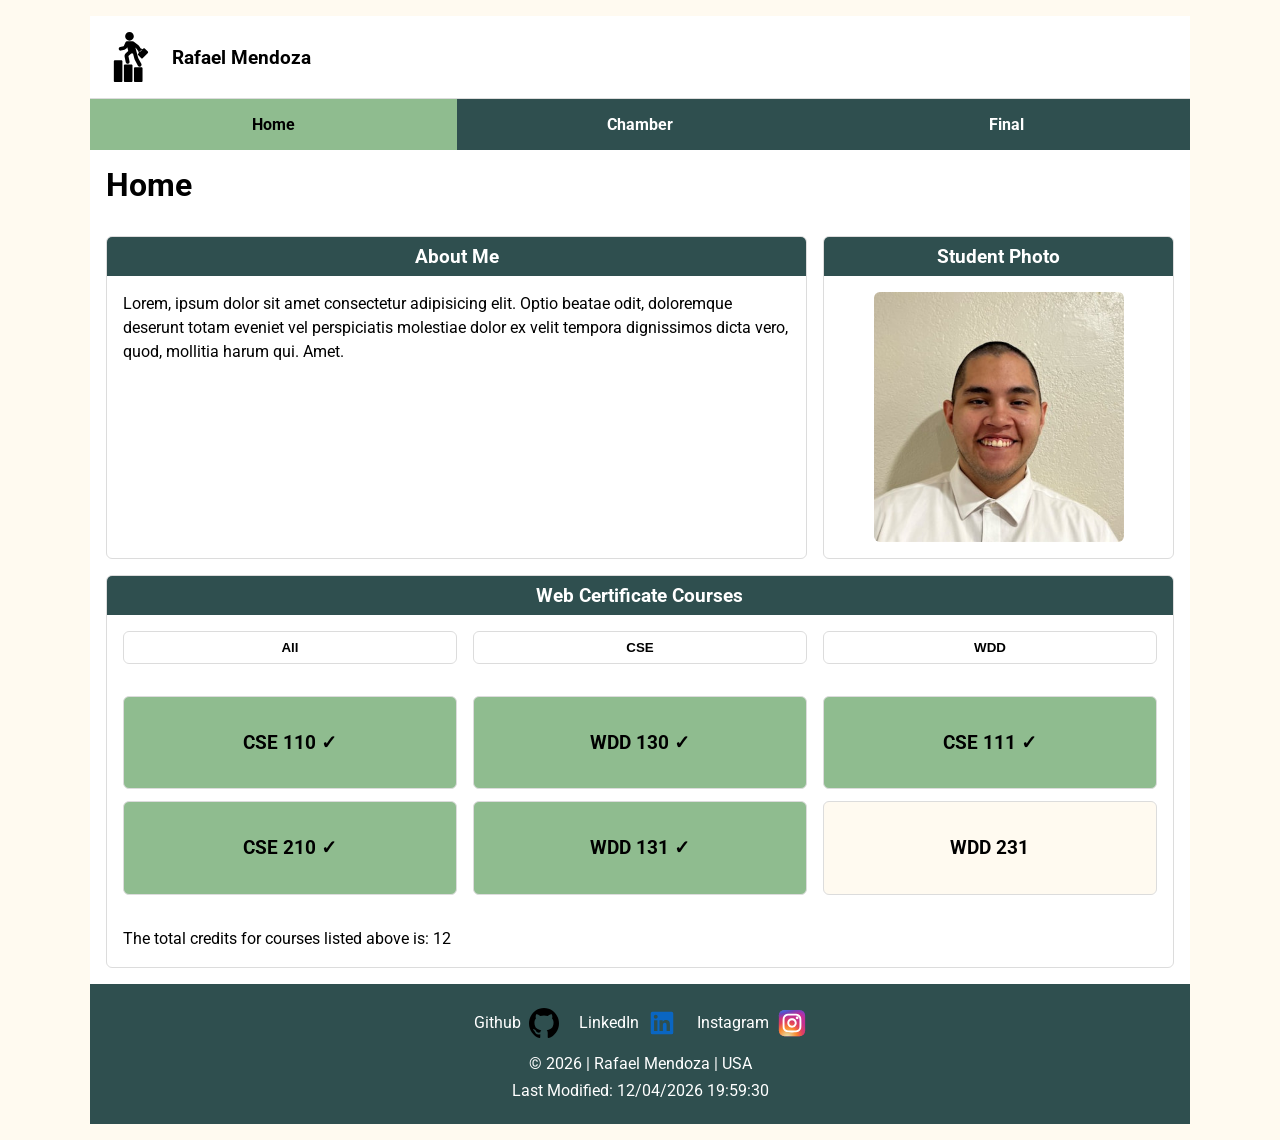
<file: index.html>
<!DOCTYPE html>
<html lang="en">
<head>
    <meta charset="UTF-8">
    <meta name="viewport" content="width=device-width, initial-scale=1.0">
    <title> WDD 231 | Rafael Mendoza </title>
    <meta name="description" content="WDD 231 course home page for Rafael Mendoza to set up for future projects being completed.">
    <meta name="author" content="Rafael Mendoza">
    <link rel="preconnect" href="https://fonts.googleapis.com">
    <link rel="preconnect" href="https://fonts.gstatic.com" crossorigin>
    <link href="https://fonts.googleapis.com/css2?family=Roboto:wght@400;700&display=swap" rel="stylesheet">
    <link rel="stylesheet" href="styles/small.css">
    <link rel="stylesheet" href="styles/larger.css">
    <script src="scripts/course.js" defer></script>
    <script src="scripts/dates.js" defer></script>
    <script src="scripts/navigation.js" defer></script>
    <link rel="icon" href="favicon.ico">
    <meta property="og:title" content="WDD 231 Course HomePage.">
    <meta property="og:description" content="This is a course homepage made during WDD 231. Which will help me organize future projects and show the skills I've learned throughout this course.">
    <meta property="og:image" content="https://bairesdev.mo.cloudinary.net/blog/2022/01/programming-languages-1.jpg?tx=w_1024,q_auto">
    <meta property="og:url" content="https://lildoza20.github.io/wdd231/index.html">
</head>
<body>
    <header>
        <img src="images/logo.svg" alt="Site Logo">
        <span> Rafael Mendoza </span>
        <button id="menu" aria-label="menu"> ☰ </button>
    </header>
    <nav id="navigation">
        <a href="index.html" class="active"> Home </a>
        <a href="chamber/index.html"> Chamber </a>
        <a href="#"> Final </a>
    </nav>
    <main>
        <h1> Home </h1>
        <section>
            <h2> About Me </h2>
            <p>Lorem, ipsum dolor sit amet consectetur adipisicing elit. Optio beatae odit, doloremque deserunt totam eveniet vel perspiciatis molestiae dolor ex velit tempora dignissimos dicta vero, quod, mollitia harum qui. Amet.</p>
        </section>
        <section>
            <h2> Student Photo </h2>
            <img src="images/sphoto.jpg" alt="Student Photo">
        </section>
        <section>
            <h2> Web Certificate Courses </h2>
            <div>
                <button id="all"> All </button>
                <button id="cse"> CSE </button>
                <button id="wdd"> WDD </button>
            </div>
            <div id="course-cards"></div>
            <p> The total credits for courses listed above is: <span id="total-credits"> 0 </span></p>
        </section>

        <dialog id="course-details"></dialog>
    </main>
    <footer>
        <a href="https://github.com/lildoza20"> Github <img src="images/github.svg" alt="GitHub profile"></a>
        <a href="https://www.linkedin.com/in/rafael-mendoza-6747762b5"> LinkedIn <img src="images/linkedin.svg" alt="LinkedIn profile"></a>
        <a href="https://www.instagram.com"> Instagram <img src="images/instagram.svg" alt="Instagram profile"></a>
        <p> ©️ <span id="currentyear"></span> | Rafael Mendoza | USA </p>
        <p id="lastModified"></p>
    </footer>
</body>
</html>
</file>
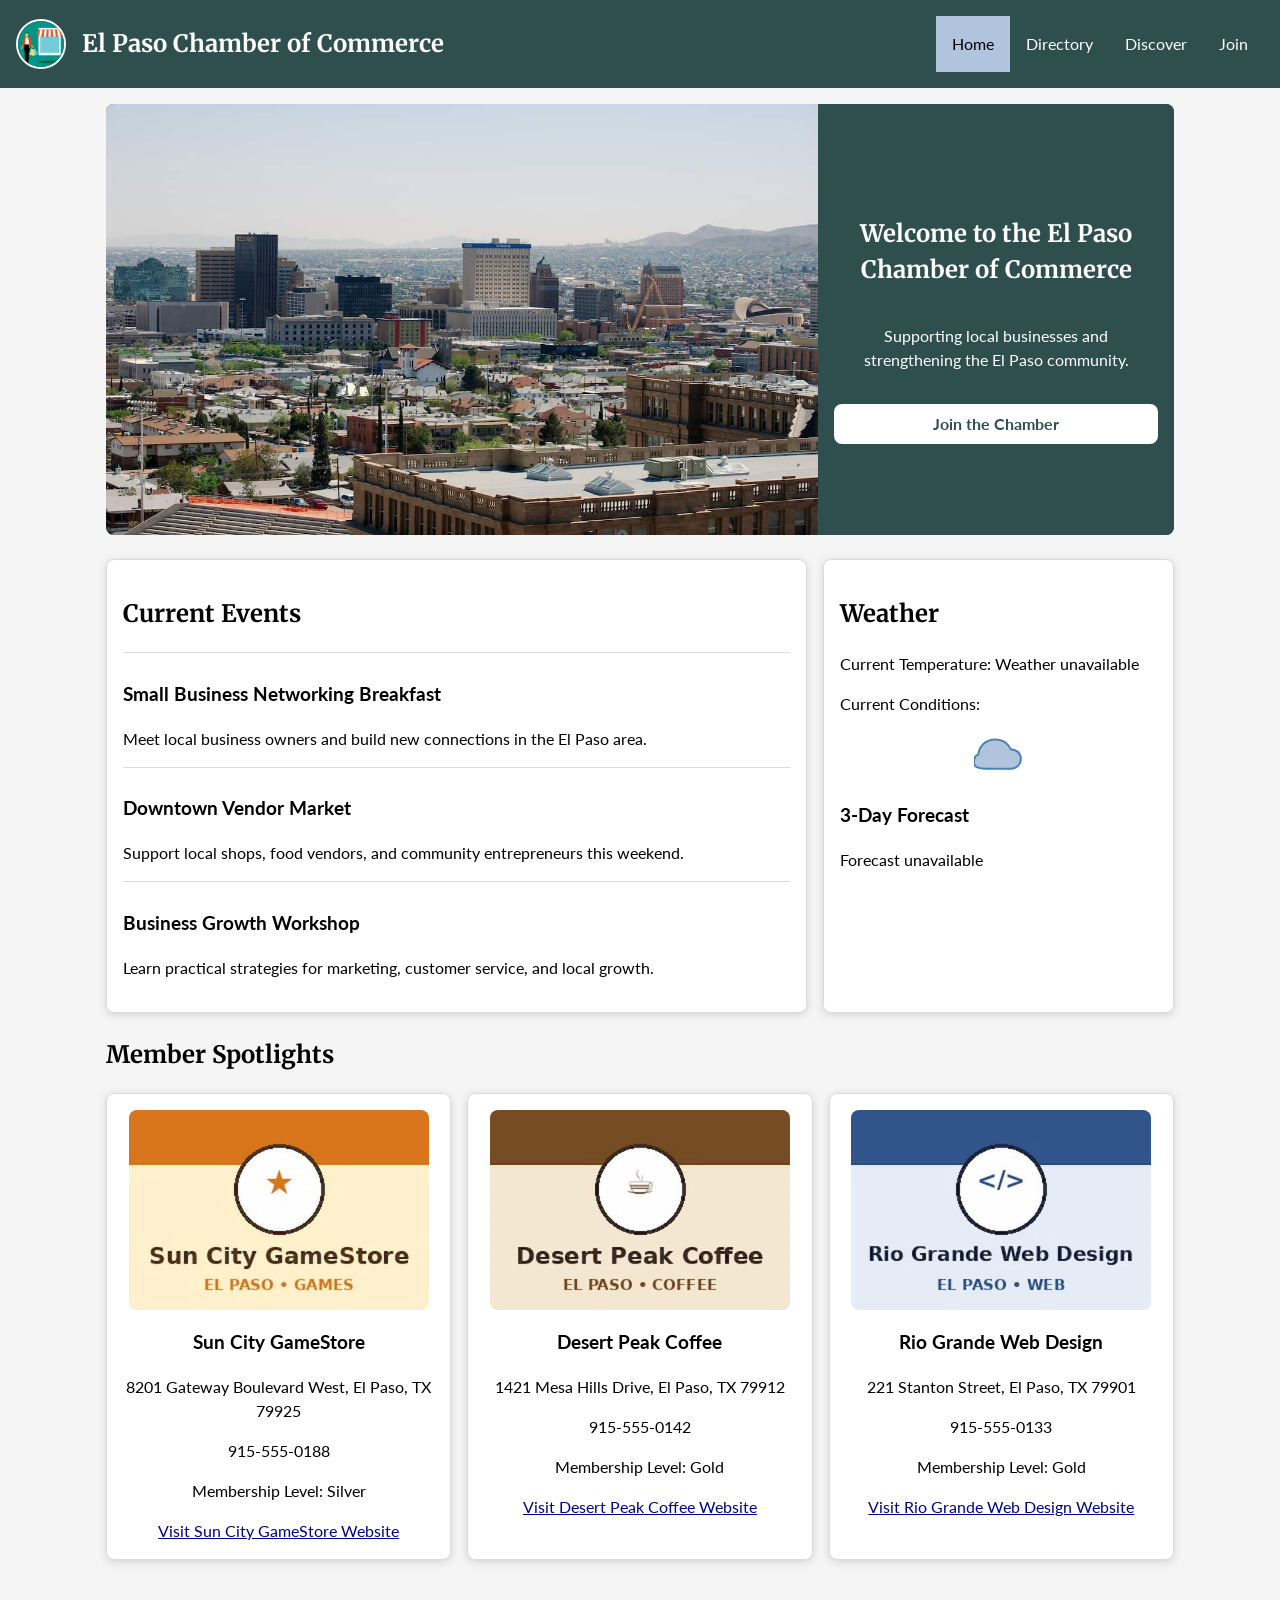
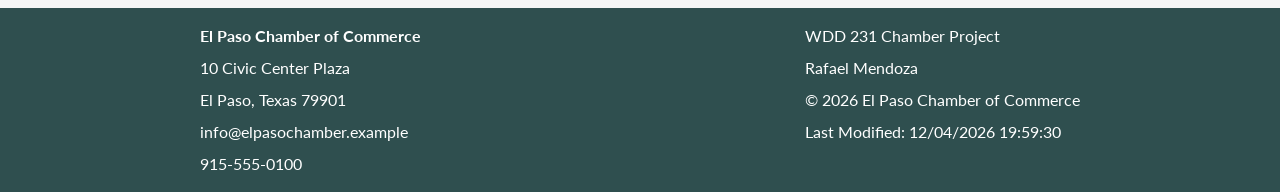
<file: chamber/index.html>
<!DOCTYPE html>
<html lang="en">
<head>
    <meta charset="UTF-8">
    <meta name="viewport" content="width=device-width, initial-scale=1.0">
    <title> El Paso Chamber of Commerce | WDD 231 </title>
    <meta name="description" content="Home page for the El Paso Chamber of Commerce for the WDD 231 project.">
    <meta name="author" content="Rafael Mendoza">
    <meta property="og:title" content="El Paso Chamber of Commerce">
    <meta property="og:description" content="Discover local businesses, events, weather, and opportunities in El Paso.">
    <meta property="og:image" content="https://lildoza20.github.io/wdd231/chamber/images/coc-og-image.jpg">
    <meta property="og:url" content="https://lildoza20.github.io/wdd231/chamber/index.html">
    <link rel="icon" href="images/favicon.ico">
    <link rel="preconnect" href="https://fonts.googleapis.com">
    <link rel="preconnect" href="https://fonts.gstatic.com" crossorigin>
    <link href="https://fonts.googleapis.com/css2?family=Lato:wght@400;700&family=Merriweather:wght@700&display=swap" rel="stylesheet">
    <link rel="stylesheet" href="styles/small.css">
    <link rel="stylesheet" href="styles/larger.css">
    <script src="scripts/navigation.js" defer></script>
    <script src="scripts/dates.js" defer></script>
    <script src="scripts/weather.js" defer></script>
    <script src="scripts/spotlight.js" defer></script>
</head>

<body class="home-page">
    <header>
        <div class="site-branding">
            <img src="images/coc-og-image.jpg" alt="El Paso Chamber logo">
            <div>
                <span class="site-name"> El Paso Chamber of Commerce </span>
            </div>
        </div>

        <button id="menu-button" aria-label="Open navigation menu"> ☰ </button>

        <nav id="main-nav">
            <a href="index.html" class="active"> Home </a>
            <a href="directory.html"> Directory </a>
            <a href="discover.html"> Discover </a>
            <a href="join.html"> Join </a>
        </nav>
    </header>

    <main>
        <section class="hero">
            <img src="images/el-paso-hero.jpg" alt="El Paso skyline with mountains in the background">
            <div class="hero-content">
                <h1> Welcome to the El Paso Chamber of Commerce </h1>
                <p> Supporting local businesses and strengthening the El Paso community. </p>
                <a class="cta-button" href="join.html"> Join the Chamber </a>
            </div>
        </section>

        <section class="home-grid">
            <section class="events-card">
                <h2> Current Events </h2>

                <article>
                    <h3> Small Business Networking Breakfast </h3>
                    <p> Meet local business owners and build new connections in the El Paso area.</p>
                </article>

                <article>
                    <h3> Downtown Vendor Market </h3>
                    <p> Support local shops, food vendors, and community entrepreneurs this weekend.</p>
                </article>

                <article>
                    <h3> Business Growth Workshop </h3>
                    <p> Learn practical strategies for marketing, customer service, and local growth.</p>
                </article>
            </section>

            <section class="weather-card">
                <h2> Weather </h2>
                <p>Current Temperature: <span id="current-temp"></span></p>
                <p>Current Conditions: <span id="weather-description"></span></p>

                <figure>
                    <img id="weather-icon" src="images/weather/cloudy.svg" alt="Weather icon">
                    <figcaption></figcaption>
                </figure>

                <h3>3-Day Forecast</h3>
                <div id="forecast"></div>
            </section>
        </section>

        <section class="spotlight-section">
            <h2> Member Spotlights </h2>
            <div id="spotlight-cards"></div>
        </section>
    </main>

    <footer>
        <div class="footer-info">
            <p><strong> El Paso Chamber of Commerce </strong></p>
            <p> 10 Civic Center Plaza </p>
            <p> El Paso, Texas 79901 </p>
            <p> info@elpasochamber.example </p>
            <p> 915-555-0100 </p>
        </div>

        <div class="footer-project">
            <p> WDD 231 Chamber Project </p>
            <p> Rafael Mendoza </p>
            <p>&copy; <span id="current-year"></span> El Paso Chamber of Commerce </p>
            <p> Last Modified: <span id="last-modified"></span></p>
        </div>
    </footer>
</body>
</html>
</file>
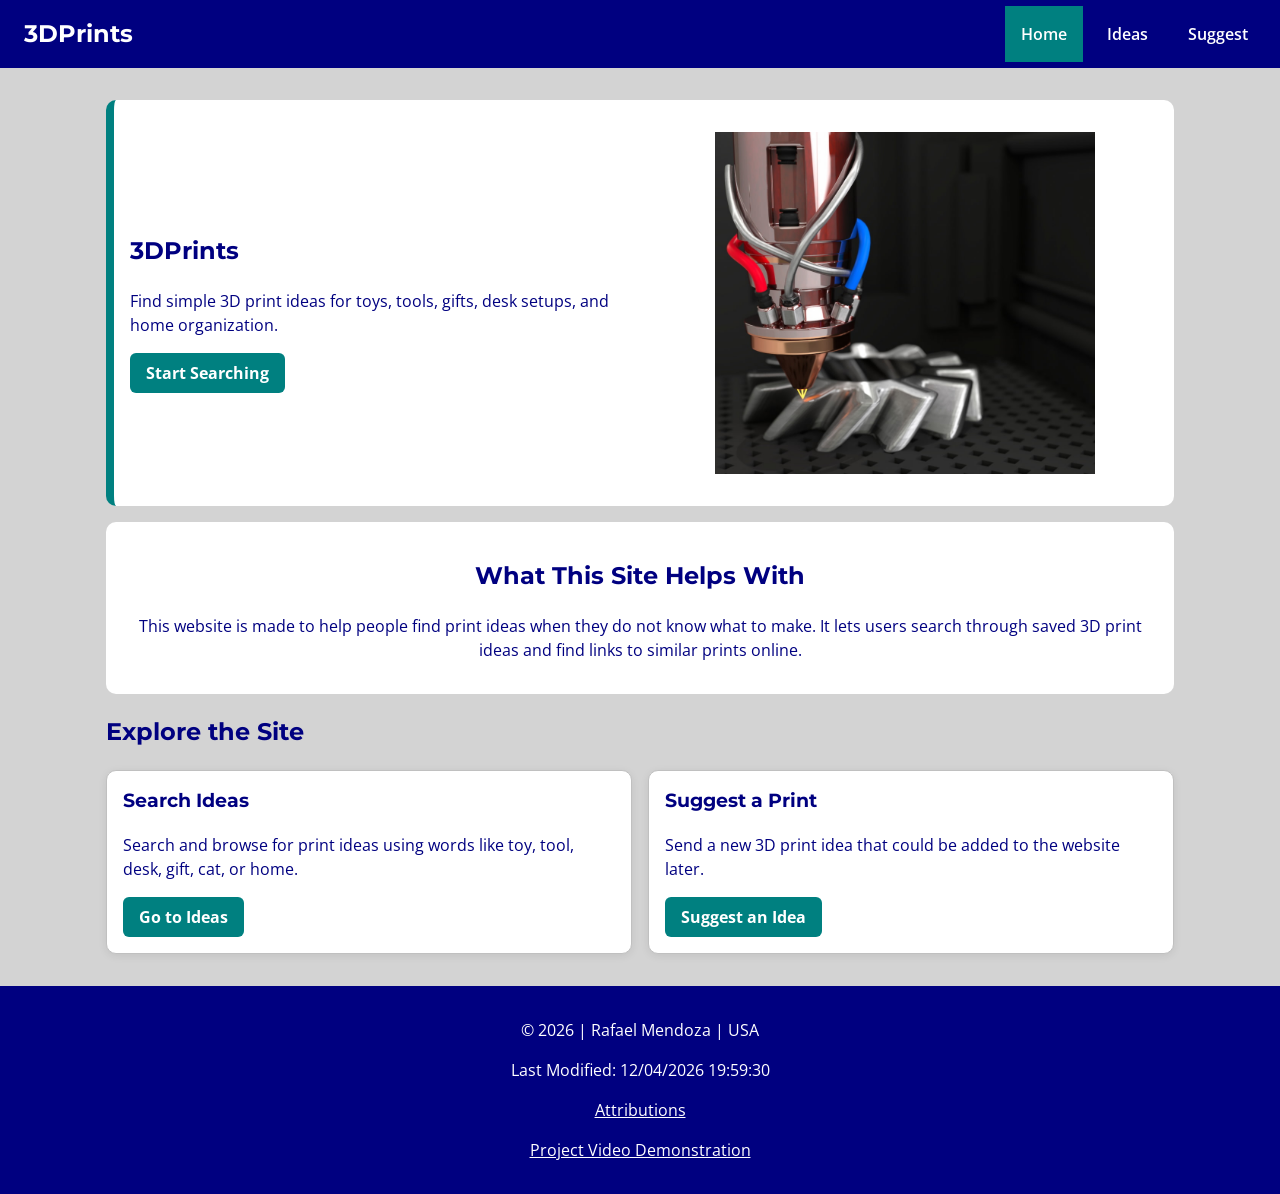
<file: project/index.html>
<!DOCTYPE html>
<html lang="en">
<head>
    <meta charset="UTF-8">
    <meta name="viewport" content="width=device-width, initial-scale=1.0">
    <title> 3DPrints Homepage </title>
    <meta name="description" content="This is the homepage for 3DPrints, a website to help users find 3D print ideas for project WDD231.">
    <meta name="author" content="Rafael Mendoza">
    <meta property="og:title" content="3DPrints Homepage">
    <meta property="og:description" content="Find 3D print ideas by searching categories, keywords, and difficulty levels for project WDD231.">
    <meta property="og:type" content="website">
    <meta property="og:image" content="https://lildoza20.github.io/wdd231/project/images/hero-3dprint.jpg">
    <meta property="og:url" content="https://lildoza20.github.io/wdd231/project/index.html">
    <link rel="icon" href="images/favicon.svg">
    <link rel="stylesheet" href="styles/small.css">
    <link rel="stylesheet" href="styles/larger.css">
    <link rel="preconnect" href="https://fonts.googleapis.com">
    <link rel="preconnect" href="https://fonts.gstatic.com" crossorigin>
    <link rel="stylesheet" href="https://fonts.googleapis.com/css2?family=Montserrat:wght@600;700&family=Open+Sans:wght@400;600&display=swap">
    <script type="module" src="scripts/main.js"></script>
</head>
<body class="home">
    <header>
        <nav>
            <a class="site-title" href="index.html"> 3DPrints </a>
            <button id="menu-button" type="button"> Menu </button>
            <div id="primary-nav">
                <a class="active" href="index.html"> Home </a>
                <a href="ideas.html"> Ideas </a>
                <a href="suggest.html"> Suggest </a>
            </div>
        </nav>
    </header>

    <main>
        <section class="hero">
            <div>
                <h1> 3DPrints </h1>
                <p> Find simple 3D print ideas for toys, tools, gifts, desk setups, and home organization. </p>
                <a href="ideas.html" class="button"> Start Searching </a>
            </div>
            <img src="images/hero-3dprint.jpg" alt="Simple 3D printer illustration for 3DPrints" width="700" height="500" loading="lazy">
        </section>

        <section class="intro">
            <h2> What This Site Helps With </h2>
            <p> This website is made to help people find print ideas when they do not know what to make. It lets users search through saved 3D print ideas and find links to similar prints online. </p>
        </section>

        <section class="features">
            <h2> Explore the Site </h2>
            <div class="card-container">
                <article class="card">
                    <h3> Search Ideas </h3>
                    <p> Search and browse for print ideas using words like toy, tool, desk, gift, cat, or home. </p>
                    <a href="ideas.html"> Go to Ideas </a>
                </article>

                <article class="card">
                    <h3> Suggest a Print </h3>
                    <p> Send a new 3D print idea that could be added to the website later. </p>
                    <a href="suggest.html"> Suggest an Idea </a>
                </article>
            </div>
        </section>
    </main>

    <footer>
        <p> ©️ <span id="currentyear"></span> | Rafael Mendoza | USA </p>
        <p id="lastModified"></p>
        <p><a href="attributions.html"> Attributions </a></p>  
        <p><a href="https://youtu.be/KOrjlHa2CLE" target="_blank" rel="noopener"> Project Video Demonstration </a></p>
    </footer>
</body>
</html>
</file>
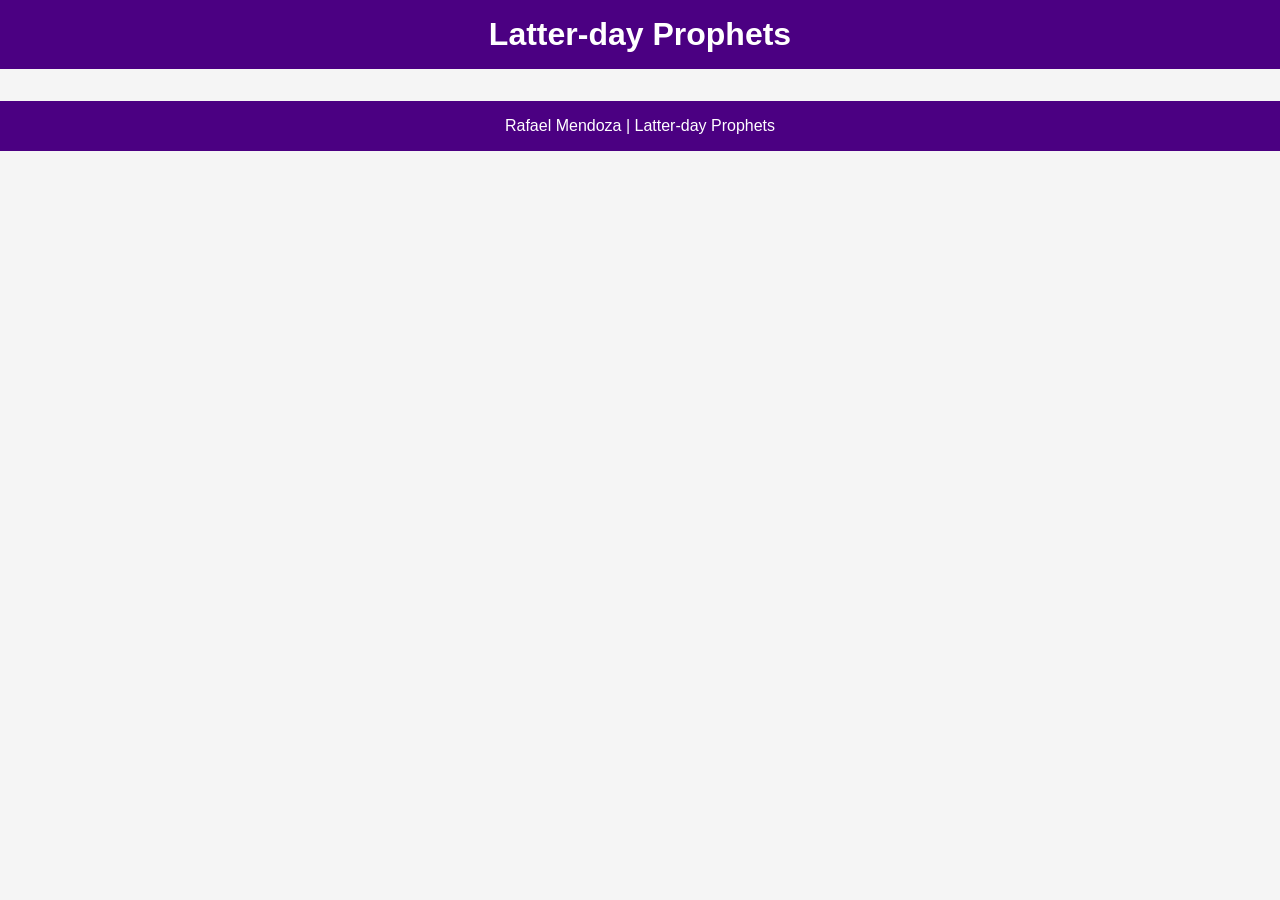
<file: prophets.html>
<!DOCTYPE html>
<html lang="en">
<head>
    <meta charset="UTF-8">
    <meta name="viewport" content="width=device-width, initial-scale=1.0">
    <title>Document</title>
    <link rel="stylesheet" href="styles/prophets.css">
    <script src="scripts/prophets.js" defer></script>
</head>
<body>
    <header>
        <h1> Latter-day Prophets </h1>
    </header>
    <main>
        <div id="cards"></div>
    </main>
    <footer>
        Rafael Mendoza | Latter-day Prophets
    </footer>
</body>
</html>
</file>
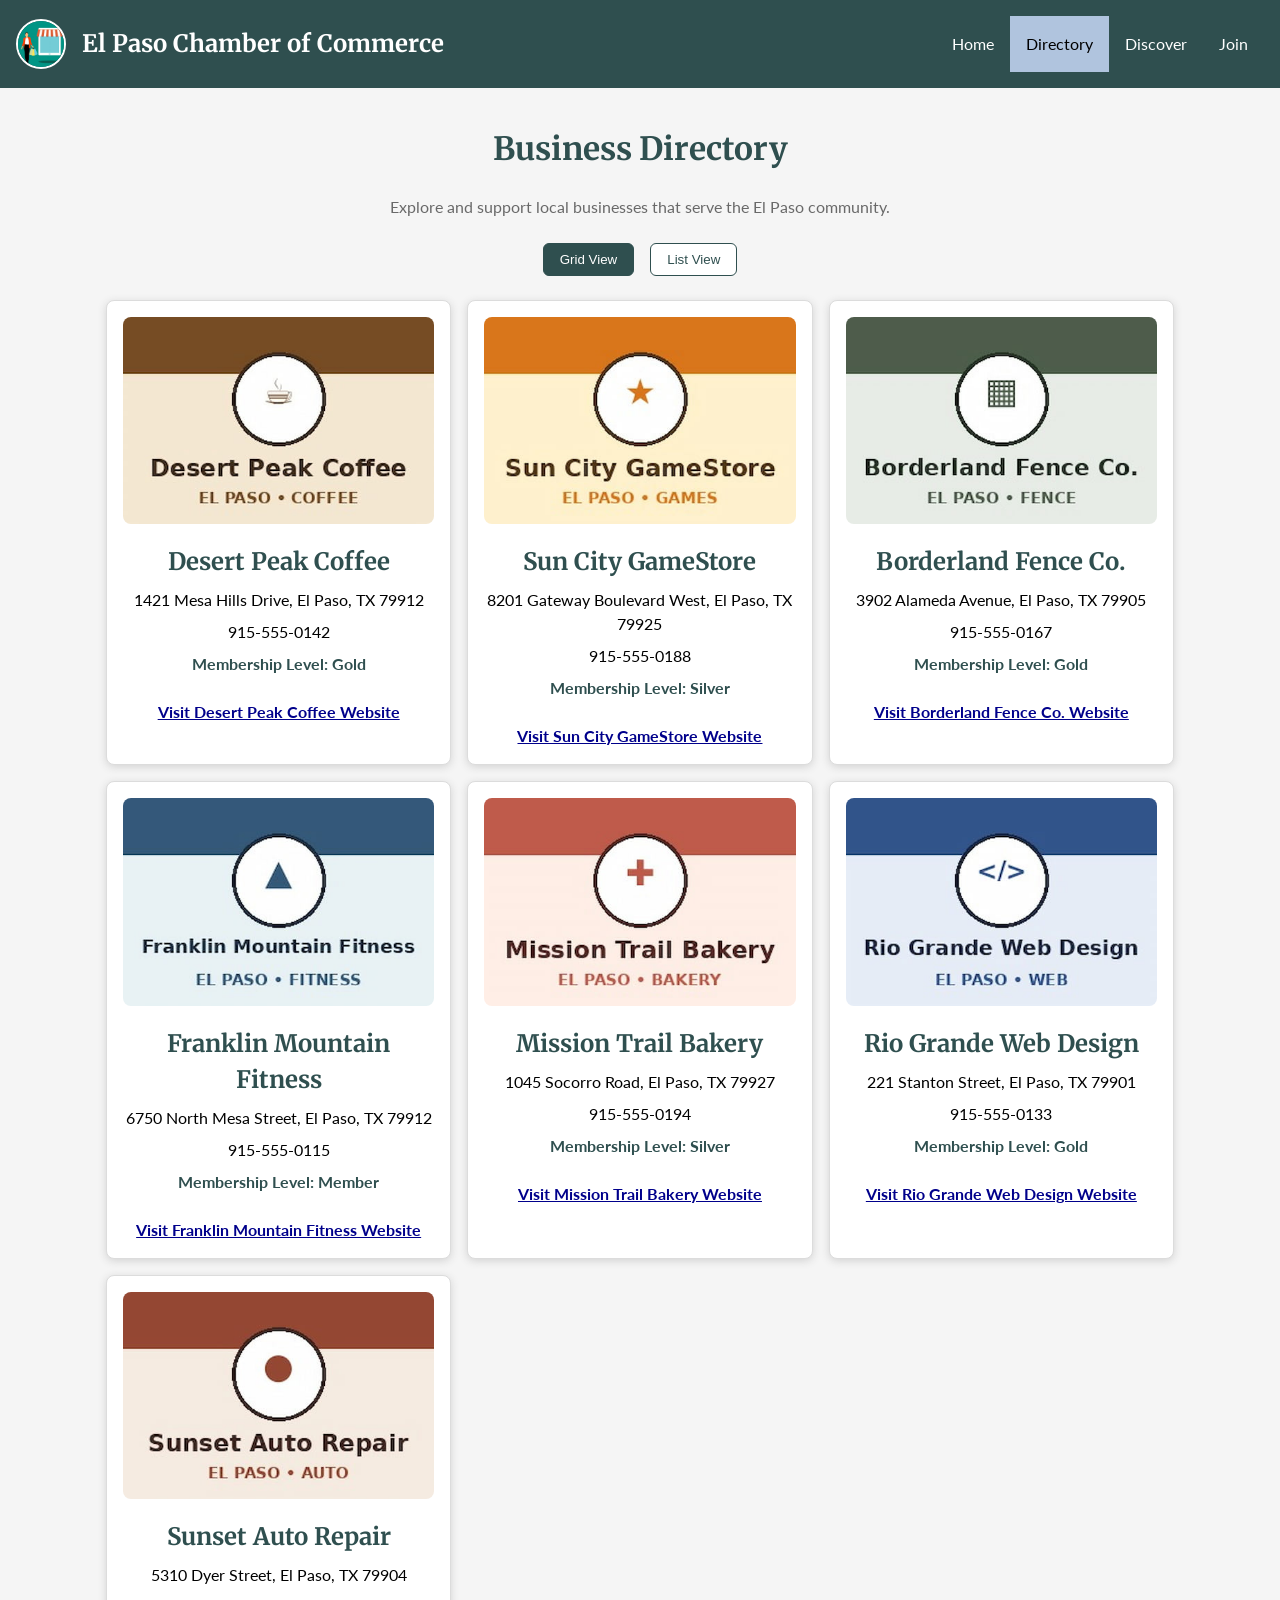
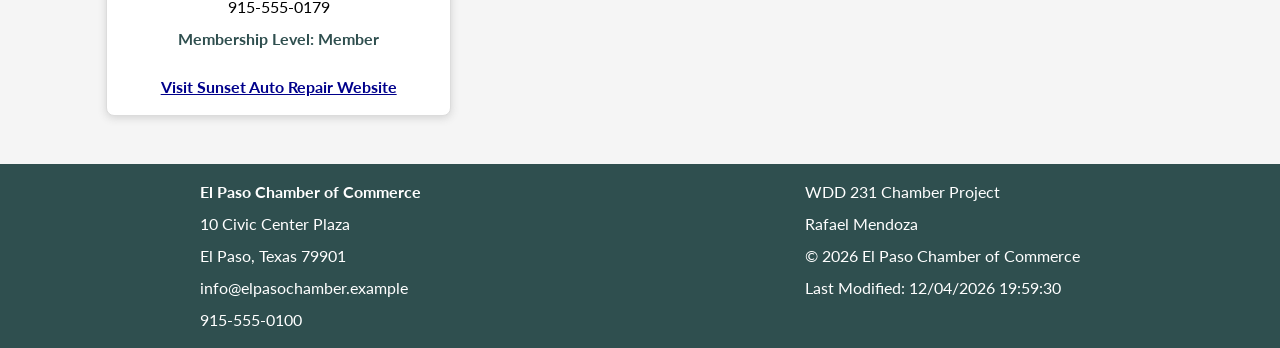
<file: chamber/directory.html>
<!DOCTYPE html>
<html lang="en">
<head>
    <meta charset="UTF-8">
    <meta name="viewport" content="width=device-width, initial-scale=1.0">
    <title> El Paso Chamber of Commerce Directory | WDD 231 </title>
    <meta name="description" content="Business directory for the El Paso Chamber of Commerce for WDD 231 Project">
    <meta name="author" content="Rafael Mendoza">
    <link rel="preconnect" href="https://fonts.googleapis.com">
    <link rel="preconnect" href="https://fonts.gstatic.com" crossorigin>
    <link href="https://fonts.googleapis.com/css2?family=Lato:wght@400;700&family=Merriweather:wght@700&display=swap" rel="stylesheet">
    <meta property="og:title" content="El Paso Chamber of Commerce Directory">
    <meta property="og:description" content="Explore local businesses in the El Paso Chamber of Commerce directory.">
    <meta property="og:image" content="https://lildoza20.github.io/wdd231/chamber/images/coc-og-image.jpg">
    <meta property="og:url" content="https://lildoza20.github.io/wdd231/chamber/directory.html">
    <link rel="icon" href="images/favicon.ico">
    <link rel="stylesheet" href="styles/small.css">
    <link rel="stylesheet" href="styles/larger.css">
    <script src="scripts/navigation.js" defer></script>
    <script src="scripts/directory.js" defer></script>
    <script src="scripts/dates.js" defer></script>
</head>

<body class="directory-page">
    <header>
        <div class="site-branding">
            <img src="images/coc-og-image.jpg" alt="El Paso Chamber logo">
            <div>
                <span class="site-name"> El Paso Chamber of Commerce </span>
            </div>
        </div>
        <button id="menu-button" aria-label="Open navigation menu"> ☰ </button>
        <nav id="main-nav">
        <a href="index.html"> Home </a>
        <a href="directory.html" class="active"> Directory </a>
        <a href="discover.html"> Discover </a>
        <a href="join.html"> Join </a>
        </nav>
    </header>
    <main>
        <h1> Business Directory </h1>
        <section class="directory-intro">
            <p> Explore and support local businesses that serve the El Paso community. </p>
        </section>
        <section class="view-controls" aria-label="Directory view controls">
            <button id="grid-view" class="active-button"> Grid View </button>
            <button id="list-view"> List View </button>
        </section>
        <section id="member-cards" class="grid-view" aria-label="Chamber business members"></section>
    </main>

    <footer>
        <div class="footer-info">
            <p><strong> El Paso Chamber of Commerce </strong></p>
            <p> 10 Civic Center Plaza </p>
            <p> El Paso, Texas 79901 </p>
            <p> info@elpasochamber.example </p>
            <p> 915-555-0100 </p>
        </div>
        <div class="footer-project">
            <p> WDD 231 Chamber Project </p>
            <p> Rafael Mendoza </p>
            <p>&copy; <span id="current-year"></span> El Paso Chamber of Commerce </p>
            <p> Last Modified: <span id="last-modified"></span></p>
        </div>
    </footer>
</body>
</html>
</file>
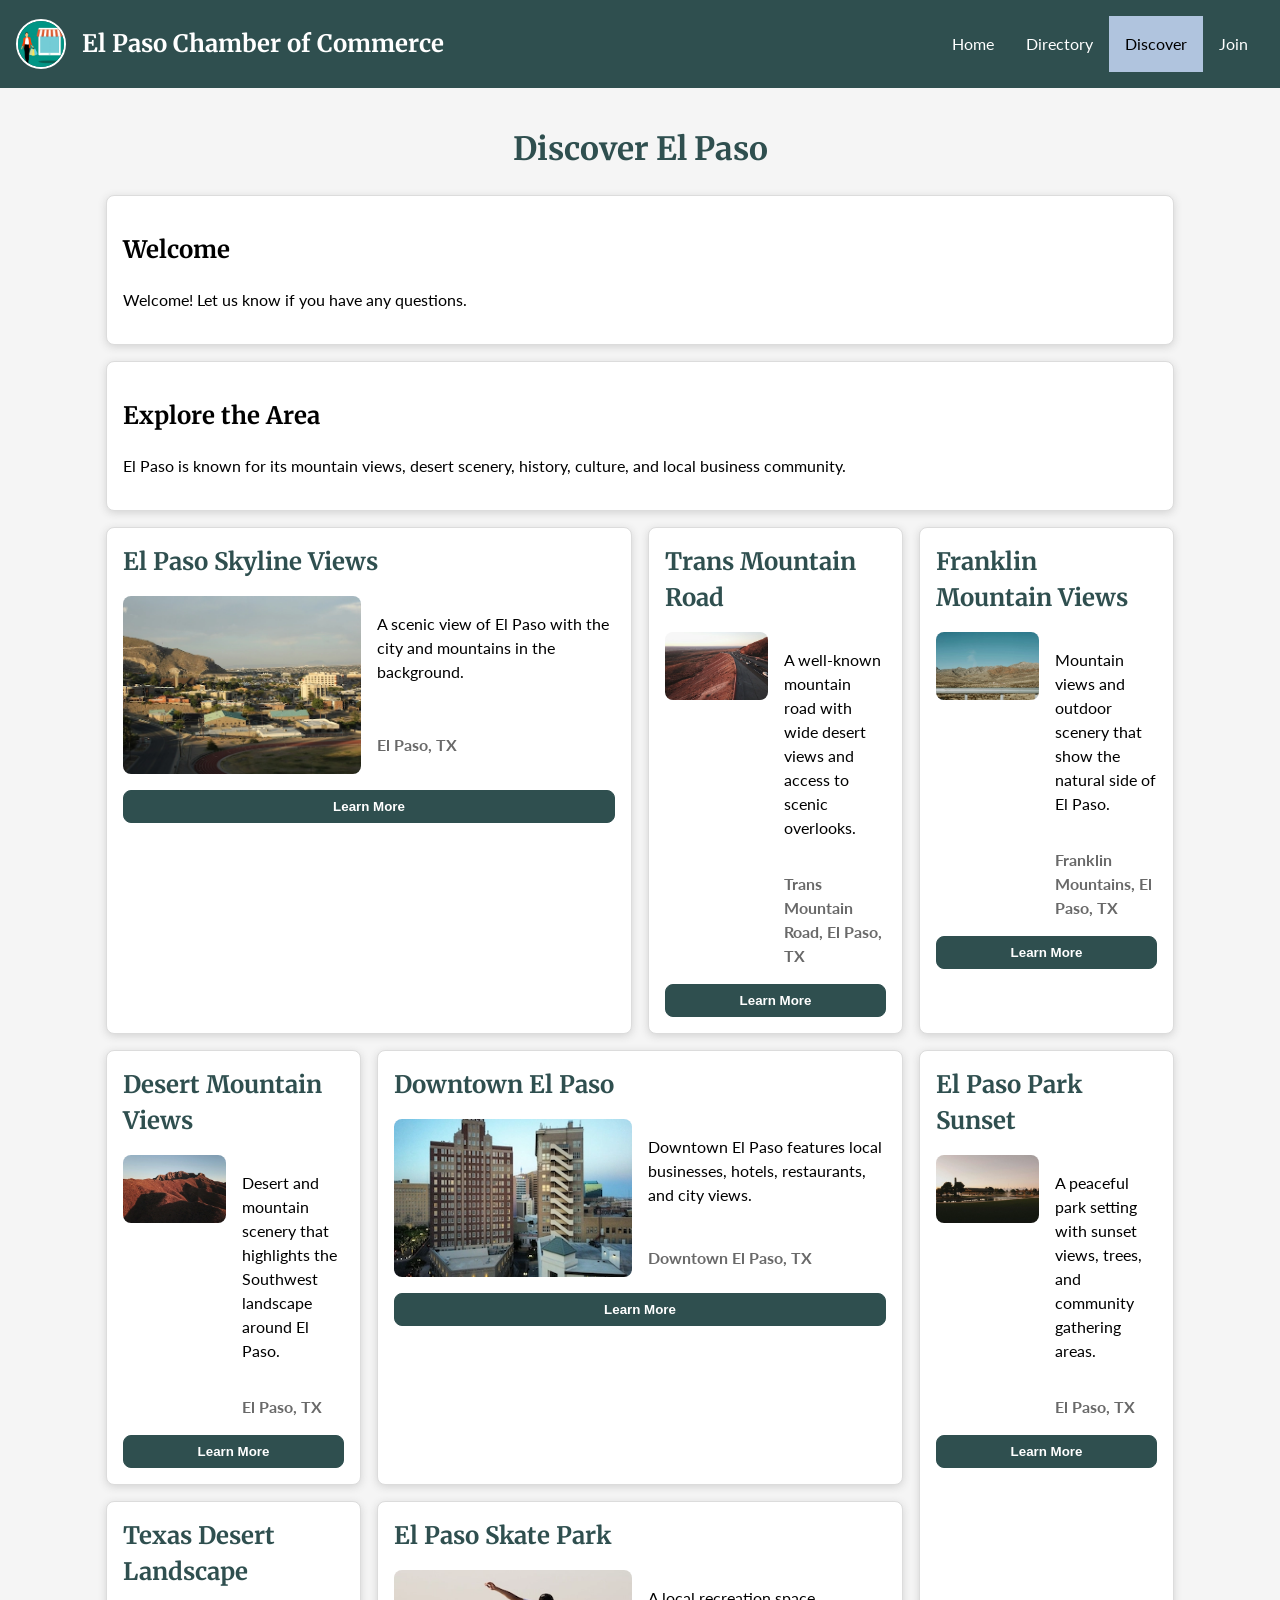
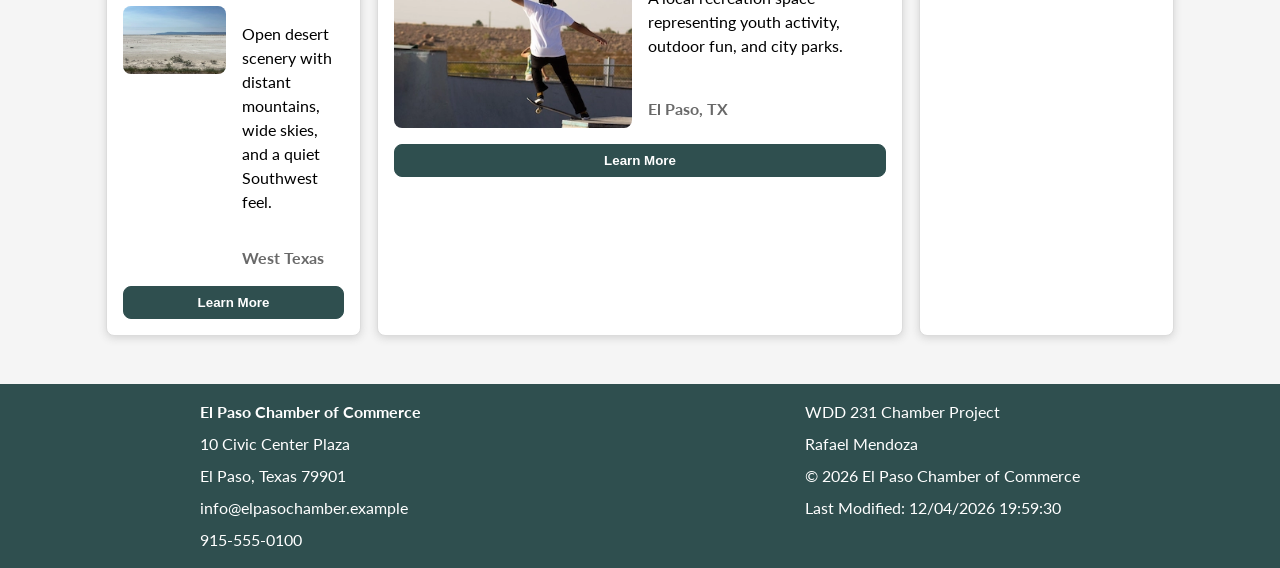
<file: chamber/discover.html>
<!DOCTYPE html>
<html lang="en">
<head>
    <meta charset="UTF-8">
    <meta name="viewport" content="width=device-width, initial-scale=1.0">
    <title> Discover El Paso | El Paso Chamber of Commerce | WDD 231 </title>
    <meta name="description" content="Discover local attractions, landmarks, and places of interest in El Paso, Texas page for WDD231.">
    <meta name="author" content="Rafael Mendoza">
    <meta property="og:title" content="Discover El Paso">
    <meta property="og:description" content="Explore landmarks, attractions, and places of interest in El Paso page for WDD231.">
    <meta property="og:image" content="https://lildoza20.github.io/wdd231/chamber/images/coc-og-image.jpg">
    <meta property="og:url" content="https://lildoza20.github.io/wdd231/chamber/discover.html">
    <link rel="icon" href="images/favicon.ico">
    <link rel="preconnect" href="https://fonts.googleapis.com">
    <link rel="preconnect" href="https://fonts.gstatic.com" crossorigin>
    <link href="https://fonts.googleapis.com/css2?family=Lato:wght@400;700&family=Merriweather:wght@700&display=swap" rel="stylesheet">
    <link rel="stylesheet" href="styles/small.css">
    <link rel="stylesheet" href="styles/larger.css">
    <script src="scripts/navigation.js" defer></script>
    <script src="scripts/dates.js" defer></script>
    <script type="module" src="scripts/discover.js"></script>
</head>

<body class="discover-page">
    <header>
        <div class="site-branding">
            <img src="images/coc-og-image.jpg" alt="El Paso Chamber logo">
            <div>
                <span class="site-name"> El Paso Chamber of Commerce </span>
            </div>
        </div>

        <button id="menu-button" aria-label="Open navigation menu"> ☰ </button>

        <nav id="main-nav">
            <a href="index.html"> Home </a>
            <a href="directory.html"> Directory </a>
            <a href="discover.html" class="active"> Discover </a>
            <a href="join.html"> Join </a>
        </nav>
    </header>

    <main>
        <h1>Discover El Paso</h1>

        <section class="visitor-message">
            <h2> Welcome </h2>
            <p id="visit-message"></p>
        </section>

        <section class="discover-intro">
            <h2> Explore the Area </h2>
            <p> El Paso is known for its mountain views, desert scenery, history, culture, and local business community. </p>
        </section>

        <section id="discover-cards" class="discover-grid" aria-label="El Paso places of interest"></section>
    </main>

    <footer>
        <div class="footer-info">
            <p><strong> El Paso Chamber of Commerce </strong></p>
            <p> 10 Civic Center Plaza </p>
            <p> El Paso, Texas 79901 </p>
            <p> info@elpasochamber.example </p>
            <p> 915-555-0100 </p>
        </div>

        <div class="footer-project">
            <p> WDD 231 Chamber Project </p>
            <p> Rafael Mendoza </p>
            <p>&copy; <span id="current-year"></span> El Paso Chamber of Commerce </p>
            <p> Last Modified: <span id="last-modified"></span></p>
        </div>
    </footer>
</body>
</html>
</file>
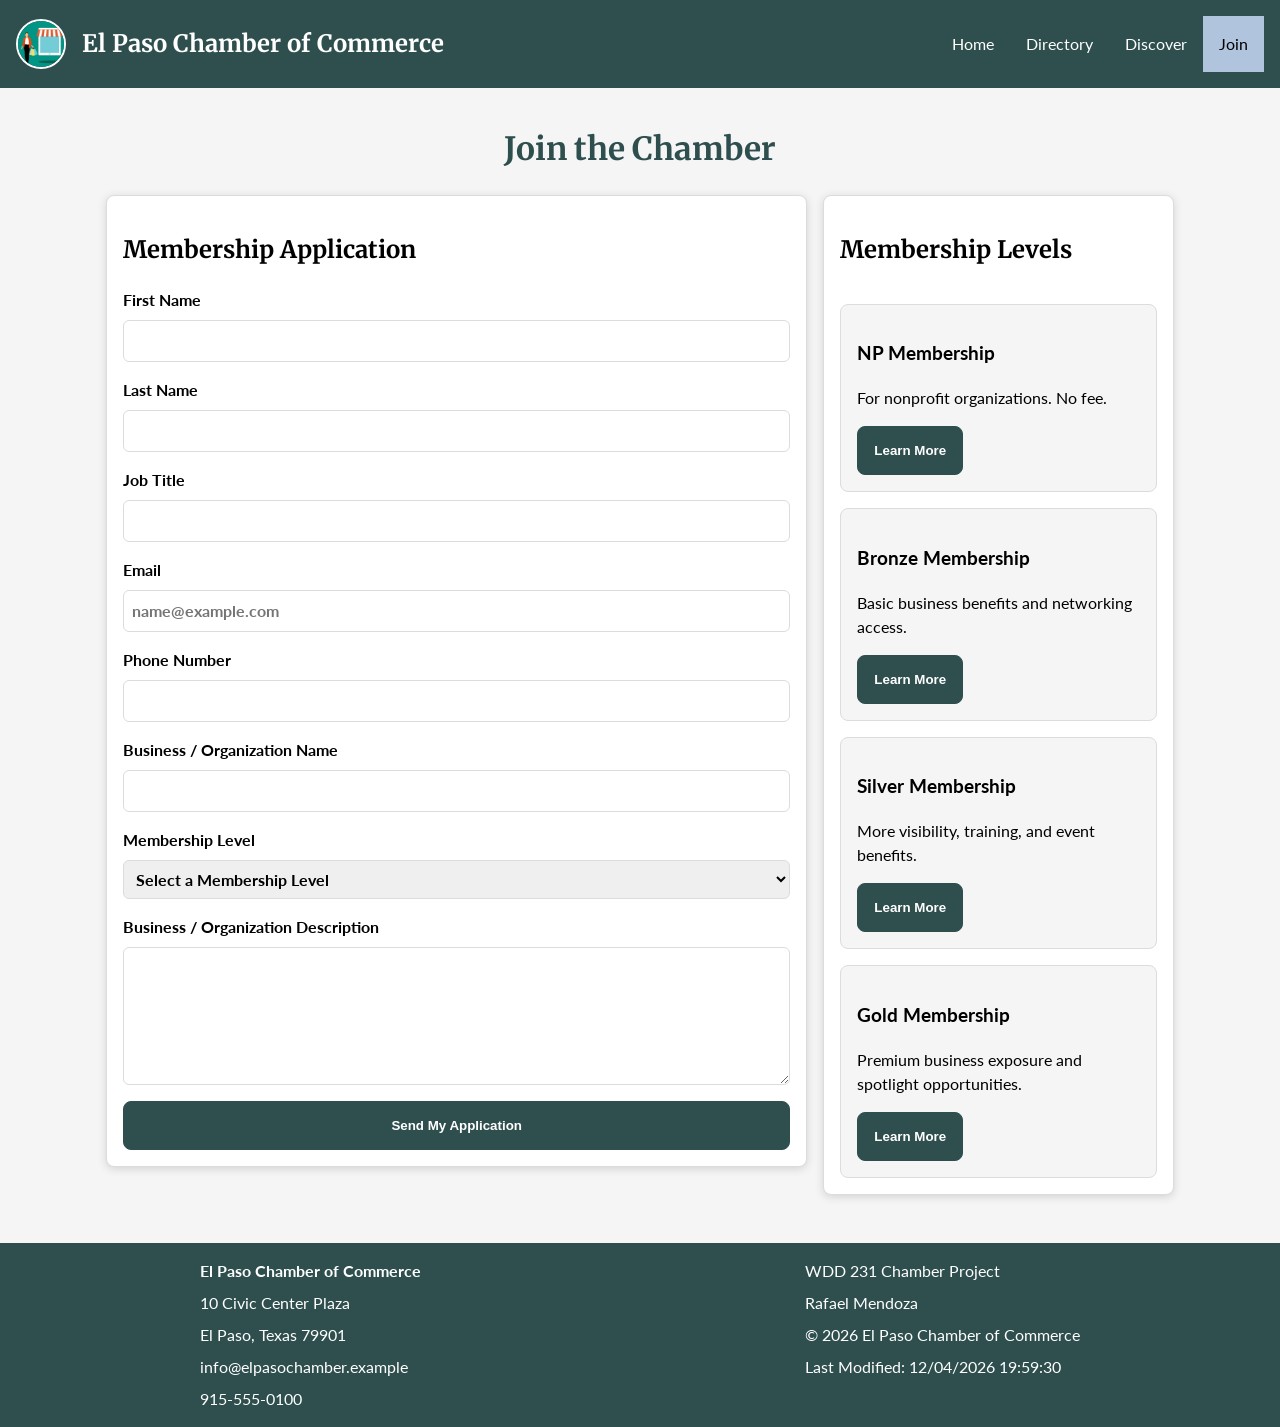
<file: chamber/join.html>
<!DOCTYPE html>
<html lang="en">
<head>
    <meta charset="UTF-8">
    <meta name="viewport" content="width=device-width, initial-scale=1.0">
    <title> Join | El Paso Chamber of Commerce | WDD 231 </title>
    <meta name="description" content="Join page for the El Paso Chamber of Commerce WDD 231 project.">
    <meta name="author" content="Rafael Mendoza">
    <meta property="og:title" content="Join the El Paso Chamber of Commerce Page">
    <meta property="og:description" content="Apply page to join the El Paso Chamber of Commerce for WDD231.">
    <meta property="og:image" content="https://lildoza20.github.io/wdd231/chamber/images/coc-og-image.jpg">
    <meta property="og:url" content="https://lildoza20.github.io/wdd231/chamber/join.html">
    <link rel="icon" href="images/favicon.ico">
    <link rel="preconnect" href="https://fonts.googleapis.com">
    <link rel="preconnect" href="https://fonts.gstatic.com" crossorigin>
    <link href="https://fonts.googleapis.com/css2?family=Lato:wght@400;700&family=Merriweather:wght@700&display=swap" rel="stylesheet">
    <link rel="stylesheet" href="styles/small.css">
    <link rel="stylesheet" href="styles/larger.css">
    <script src="scripts/navigation.js" defer></script>
    <script src="scripts/dates.js" defer></script>
    <script src="scripts/join.js" defer></script>
</head>

<body class="join-page">
    <header>
        <div class="site-branding">
            <img src="images/coc-og-image.jpg" alt="El Paso Chamber logo">
            <div>
                <span class="site-name"> El Paso Chamber of Commerce </span>
            </div>
        </div>

        <button id="menu-button" aria-label="Open navigation menu"> ☰ </button>

        <nav id="main-nav">
            <a href="index.html"> Home </a>
            <a href="directory.html"> Directory </a>
            <a href="discover.html"> Discover </a>
            <a href="join.html" class="active"> Join </a>
        </nav>
    </header>

    <main>
        <h1> Join the Chamber </h1>

        <div class="join-layout">
            <section class="join-form-card">
                <h2> Membership Application </h2>

                <form method="get" action="thankyou.html">
                    <label> First Name <input type="text" name="first-name" title="Enter your first name" autocomplete="given-name" required></label>

                    <label> Last Name <input type="text" name="last-name" title="Enter your last name" autocomplete="family-name" required></label>

                    <label> Job Title <input type="text" name="organization-title" title="Enter your organizational title using at least seven letters, spaces, or hyphens" autocomplete="organization-title" pattern="[A-Za-z\s-]{7,}"></label>

                    <label> Email <input type="email" name="email" title="Enter your email address" autocomplete="email" placeholder="name@example.com" required></label>

                    <label> Phone Number <input type="tel" name="mobile-phone" title="Enter your mobile phone number" autocomplete="tel" required></label>

                    <label> Business / Organization Name <input type="text" name="business-name" title="Enter your business or organization name" autocomplete="organization" required></label>

                    <label> Membership Level
                        <select name="membership-level" title="Choose a membership level" required>
                            <option value=""> Select a Membership Level </option>
                            <option value="np"> NP Membership </option>
                            <option value="bronze"> Bronze Membership </option>
                            <option value="silver"> Silver Membership </option>
                            <option value="gold"> Gold Membership </option>
                        </select>
                    </label>

                    <label> Business / Organization Description <textarea name="business-description" title="Describe your business or organization" rows="5"></textarea></label>

                    <input type="hidden" name="timestamp" id="timestamp">

                    <button type="submit"> Send My Application </button>
                </form>
            </section>

            <section class="membership-section">
                <h2> Membership Levels </h2>

                <div class="membership-card">
                    <h3> NP Membership </h3>
                    <p> For nonprofit organizations. No fee. </p>
                    <button type="button" data-modal="np-modal"> Learn More </button>
                </div>

                <div class="membership-card">
                    <h3> Bronze Membership </h3>
                    <p> Basic business benefits and networking access. </p>
                    <button type="button" data-modal="bronze-modal"> Learn More </button>
                </div>

                <div class="membership-card">
                    <h3> Silver Membership </h3>
                    <p> More visibility, training, and event benefits. </p>
                    <button type="button" data-modal="silver-modal"> Learn More </button>
                </div>

                <div class="membership-card">
                    <h3> Gold Membership </h3>
                    <p> Premium business exposure and spotlight opportunities. </p>
                    <button type="button" data-modal="gold-modal"> Learn More </button>
                </div>
            </section>
        </div>

        <dialog id="np-modal">
            <button class="close-modal" type="button" aria-label="Close NP Membership information">❌</button>
            <h2> NP Membership Benefits </h2>
            <p> No membership fee for nonprofit organizations. </p>
            <p> Access to community events, basic training, and nonprofit networking opportunities. </p>
        </dialog>

        <dialog id="bronze-modal">
            <button class="close-modal" type="button" aria-label="Close Bronze Membership information">❌</button>
            <h2> Bronze Membership Benefits </h2>
            <p> Includes Chamber event access, business networking, and member directory listing. </p>
            <p> Good option for small businesses getting started. </p>
        </dialog>

        <dialog id="silver-modal">
            <button class="close-modal" type="button" aria-label="Close Silver Membership information">❌</button>
            <h2> Silver Membership Benefits </h2>
            <p> Includes Bronze benefits plus event discounts, training opportunities, and added advertising options. </p>
            <p> Good option for growing businesses that want more visibility. </p>
        </dialog>

        <dialog id="gold-modal">
            <button class="close-modal" type="button" aria-label="Close Gold Membership information">❌</button>
            <h2> Gold Membership Benefits </h2>
            <p> Includes Silver benefits plus priority spotlight placement, premium advertising, and special event recognition. </p>
            <p> Best option for businesses wanting the highest visibility. </p>
        </dialog>
    </main>

    <footer>
        <div class="footer-info">
            <p><strong> El Paso Chamber of Commerce </strong></p>
            <p> 10 Civic Center Plaza </p>
            <p> El Paso, Texas 79901 </p>
            <p> info@elpasochamber.example </p>
            <p> 915-555-0100 </p>
        </div>

        <div class="footer-project">
            <p> WDD 231 Chamber Project </p>
            <p> Rafael Mendoza </p>
            <p>&copy; <span id="current-year"></span> El Paso Chamber of Commerce </p>
            <p> Last Modified: <span id="last-modified"></span></p>
        </div>
    </footer>
</body>
</html>
</file>
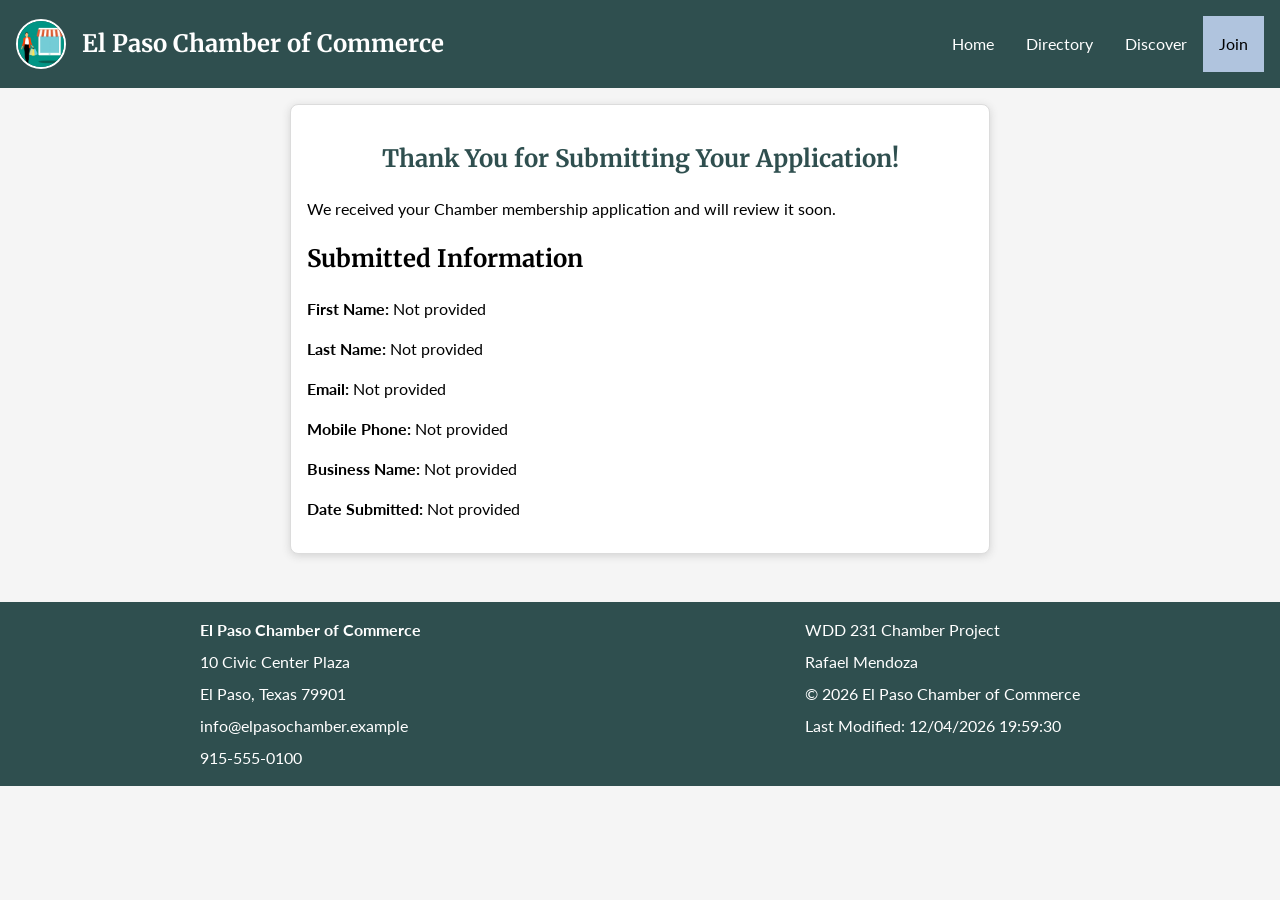
<file: chamber/thankyou.html>
<!DOCTYPE html>
<html lang="en">
<head>
    <meta charset="UTF-8">
    <meta name="viewport" content="width=device-width, initial-scale=1.0">
    <title> Thank You | El Paso Chamber of Commerce | WDD 231 </title>
    <meta name="description" content="Thank you page for the El Paso Chamber of Commerce membership application.">
    <meta name="author" content="Rafael Mendoza">
    <meta property="og:title" content="Thank You Page | El Paso Chamber of Commerce">
    <meta property="og:description" content="Thank you page for applying to join the El Paso Chamber of Commerce for WDD231.">
    <meta property="og:image" content="https://lildoza20.github.io/wdd231/chamber/images/coc-og-image.jpg">
    <meta property="og:url" content="https://lildoza20.github.io/wdd231/chamber/thankyou.html">
    <link rel="icon" href="images/favicon.ico">
    <link rel="preconnect" href="https://fonts.googleapis.com">
    <link rel="preconnect" href="https://fonts.gstatic.com" crossorigin>
    <link href="https://fonts.googleapis.com/css2?family=Lato:wght@400;700&family=Merriweather:wght@700&display=swap" rel="stylesheet">
    <link rel="stylesheet" href="styles/small.css">
    <link rel="stylesheet" href="styles/larger.css">
    <script src="scripts/navigation.js" defer></script>
    <script src="scripts/dates.js" defer></script>
    <script src="scripts/join.js" defer></script>
</head>

<body class="thankyou-page">
    <header>
        <div class="site-branding">
            <img src="images/coc-og-image.jpg" alt="El Paso Chamber logo">
            <div>
                <span class="site-name"> El Paso Chamber of Commerce </span>
            </div>
        </div>

        <button id="menu-button" aria-label="Open navigation menu"> ☰ </button>

        <nav id="main-nav">
            <a href="index.html"> Home </a>
            <a href="directory.html"> Directory </a>
            <a href="discover.html"> Discover </a>
            <a href="join.html" class="active"> Join </a>
        </nav>
    </header>

    <main>
        <section class="thankyou-card">
            <h1> Thank You for Submitting Your Application! </h1>
            <p> We received your Chamber membership application and will review it soon. </p>

            <h2>Submitted Information</h2>
            <p><strong> First Name: </strong> <span id="first-name"></span></p>
            <p><strong> Last Name: </strong> <span id="last-name"></span></p>
            <p><strong> Email: </strong> <span id="email"></span></p>
            <p><strong> Mobile Phone: </strong> <span id="mobile-phone"></span></p>
            <p><strong> Business Name: </strong> <span id="business-name"></span></p>
            <p><strong> Date Submitted: </strong> <span id="timestamp-display"></span></p>
        </section>
    </main>

    <footer>
        <div class="footer-info">
            <p><strong> El Paso Chamber of Commerce </strong></p>
            <p> 10 Civic Center Plaza </p>
            <p> El Paso, Texas 79901 </p>
            <p> info@elpasochamber.example </p>
            <p> 915-555-0100 </p>
        </div>

        <div class="footer-project">
            <p> WDD 231 Chamber Project </p>
            <p> Rafael Mendoza </p>
            <p>&copy; <span id="current-year"></span> El Paso Chamber of Commerce </p>
            <p> Last Modified: <span id="last-modified"></span></p>
        </div>
    </footer>
</body>
</html>
</file>
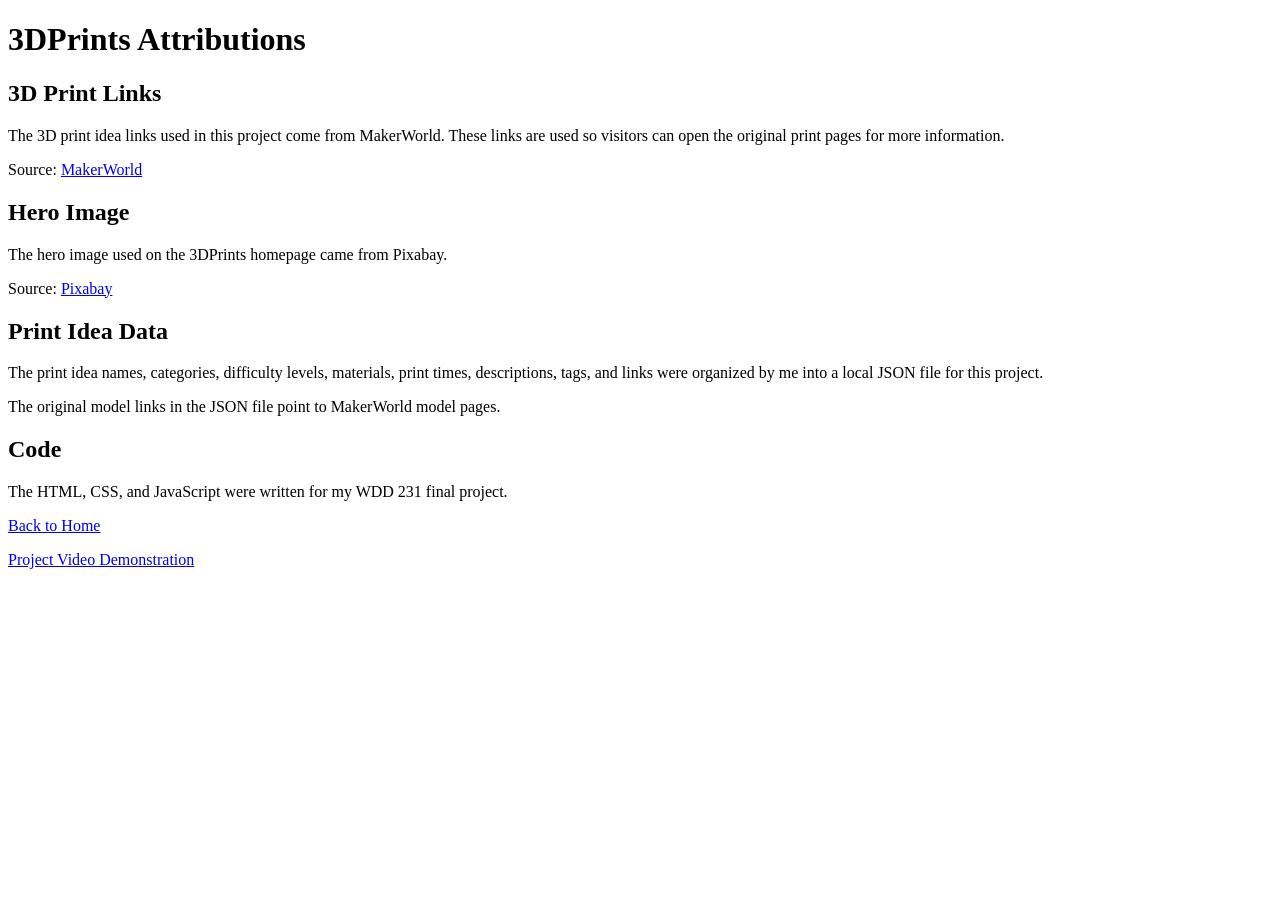
<file: project/attributions.html>
<!DOCTYPE html>
<html lang="en">
<head>
    <meta charset="UTF-8">
    <meta name="viewport" content="width=device-width, initial-scale=1.0">
    <title> 3DPrints Attributions Page </title>
    <meta name="description" content="Attributions page for the 3DPrints WDD 231 project.">
    <meta name="author" content="Rafael Mendoza">
</head>
<body>
    <header>
        <h1> 3DPrints Attributions </h1>
    </header>

    <main>
        <section>
            <h2> 3D Print Links </h2>
            <p> The 3D print idea links used in this project come from MakerWorld. These links are used so visitors can open the original print pages for more information. </p>
            <p> Source: <a href="https://makerworld.com/" target="_blank" rel="noopener"> MakerWorld </a></p>
        </section>

        <section>
            <h2> Hero Image </h2>
            <p> The hero image used on the 3DPrints homepage came from Pixabay. </p>
            <p> Source: <a href="https://pixabay.com/" target="_blank" rel="noopener"> Pixabay </a></p>
        </section>

        <section>
            <h2> Print Idea Data </h2>
            <p> The print idea names, categories, difficulty levels, materials, print times, descriptions, tags, and links were organized by me into a local JSON file for this project. </p>
            <p> The original model links in the JSON file point to MakerWorld model pages. </p>
        </section>

        <section>
            <h2> Code </h2>
            <p> The HTML, CSS, and JavaScript were written for my WDD 231 final project. </p>
        </section>
    </main>

    <footer>
        <p> <a href="index.html"> Back to Home </a> </p>
        <a href="https://youtu.be/KOrjlHa2CLE" target="_blank" rel="noopener"> Project Video Demonstration </a>
    </footer>
</body>
</html>
</file>
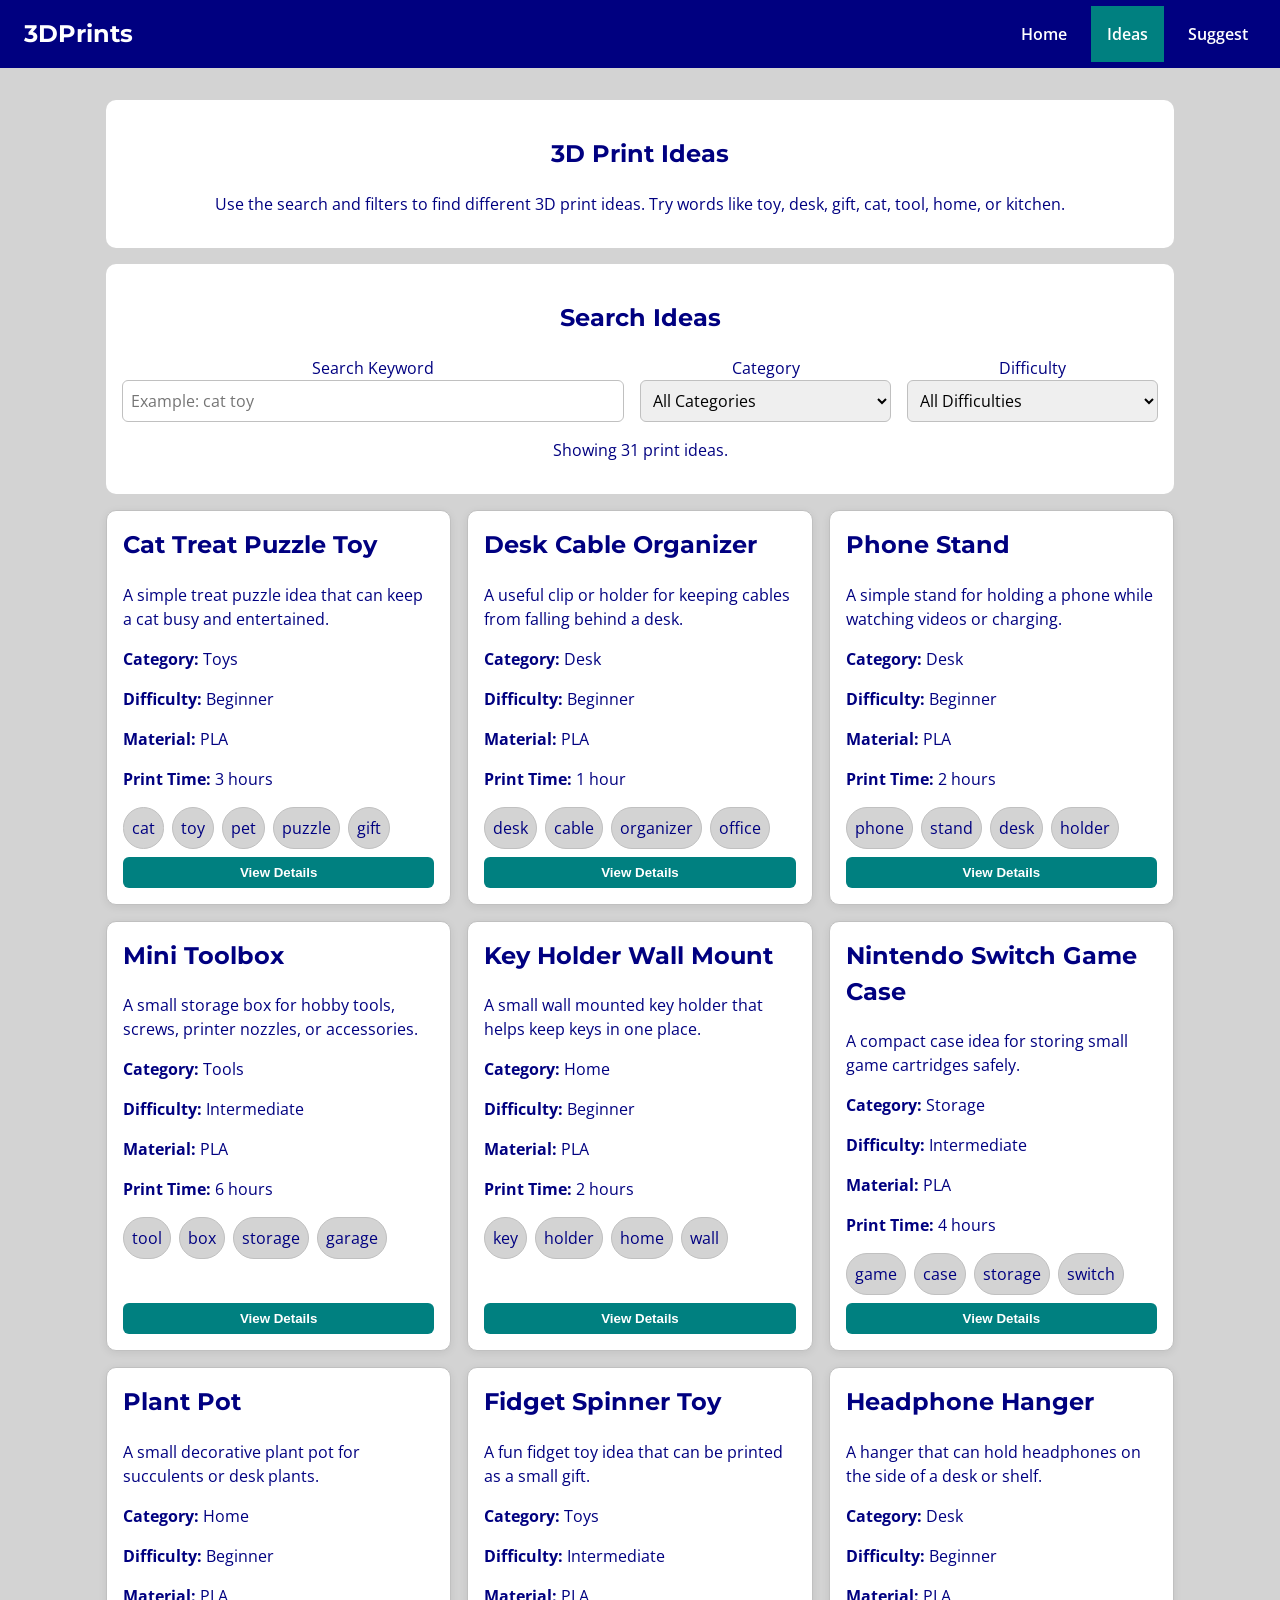
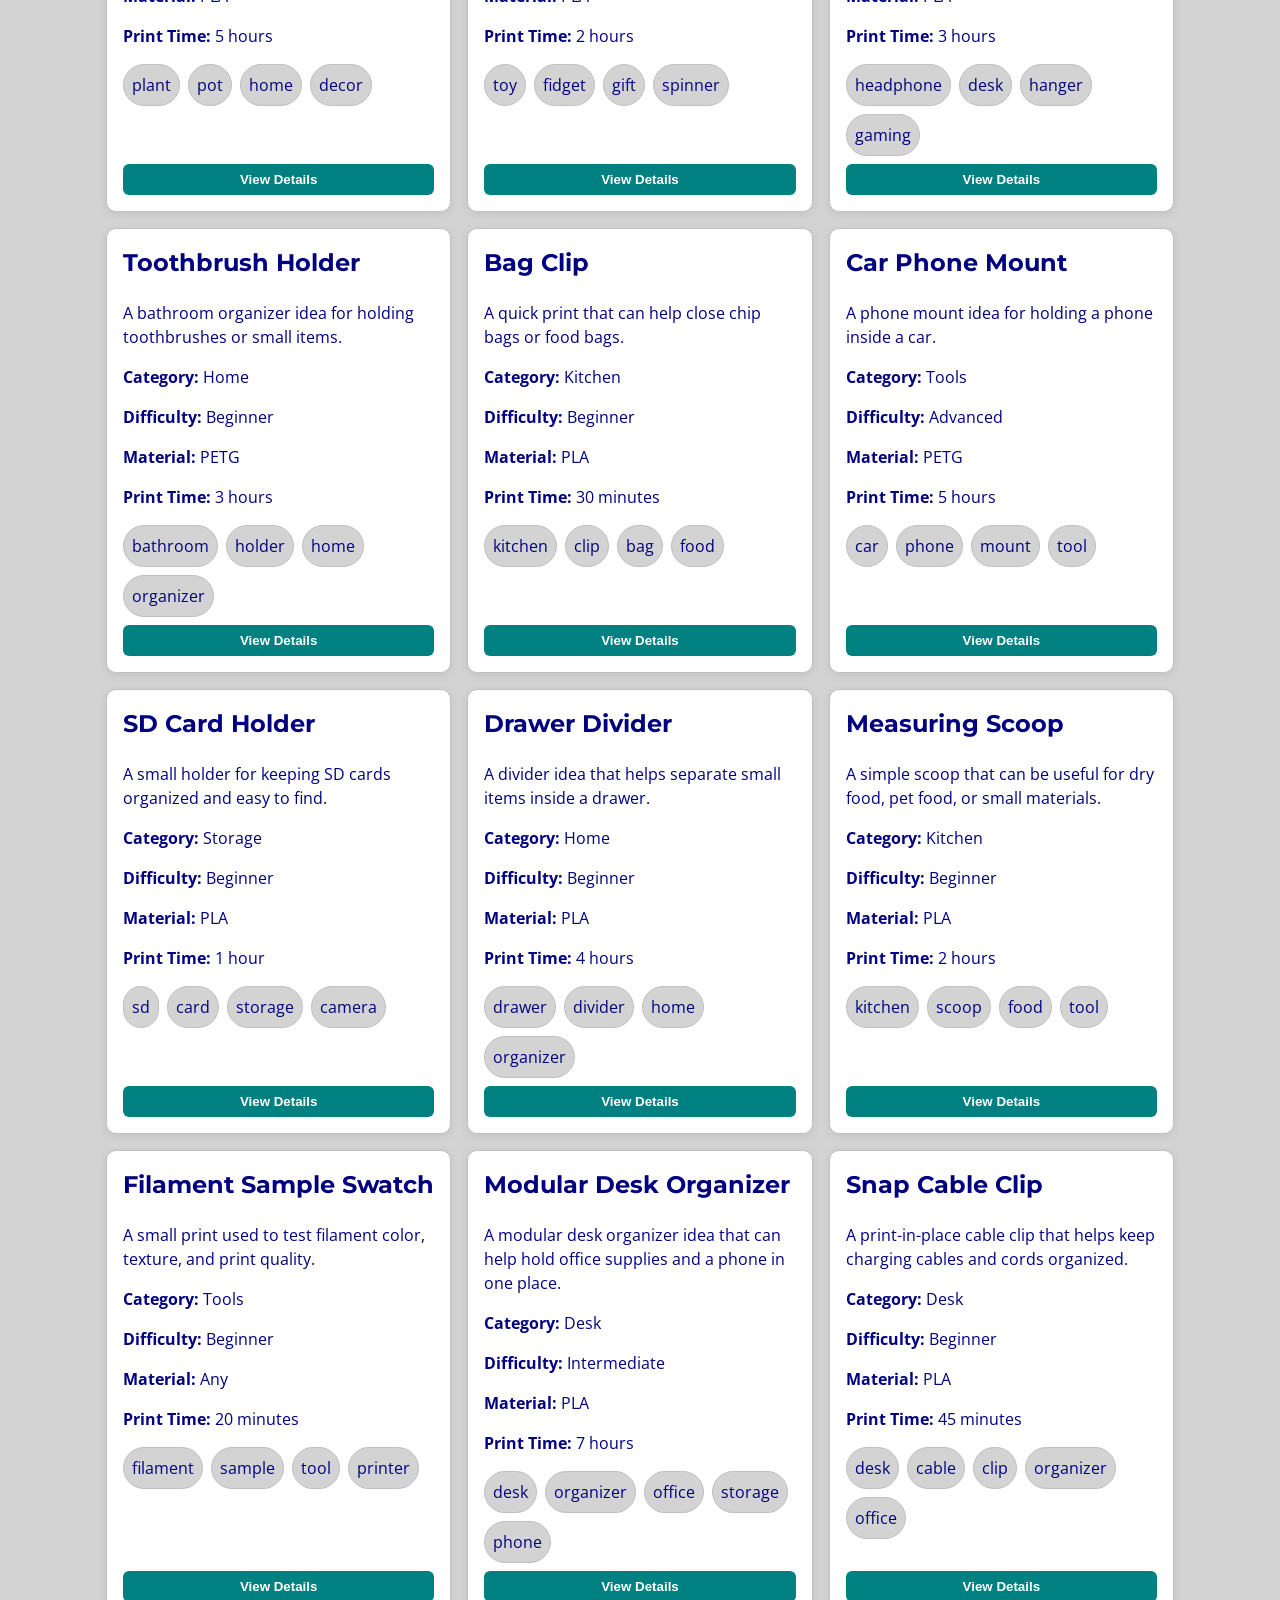
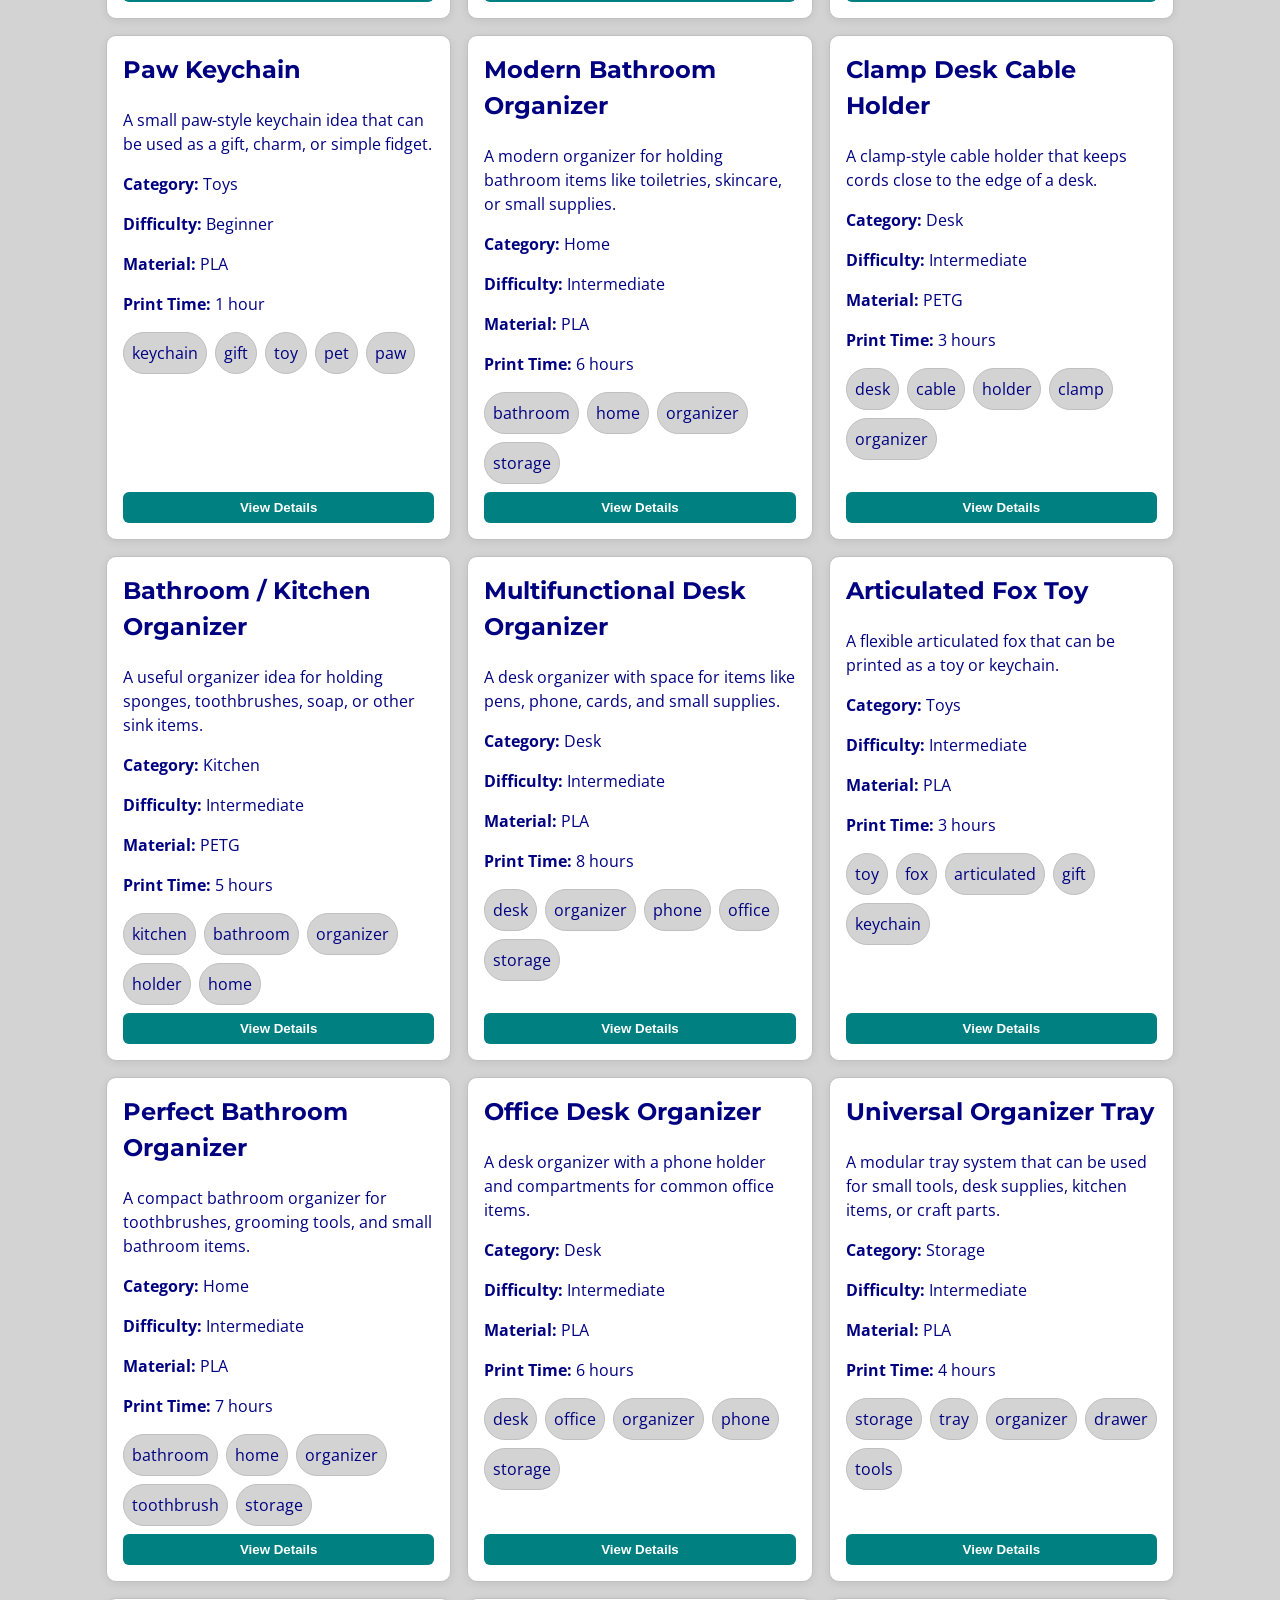
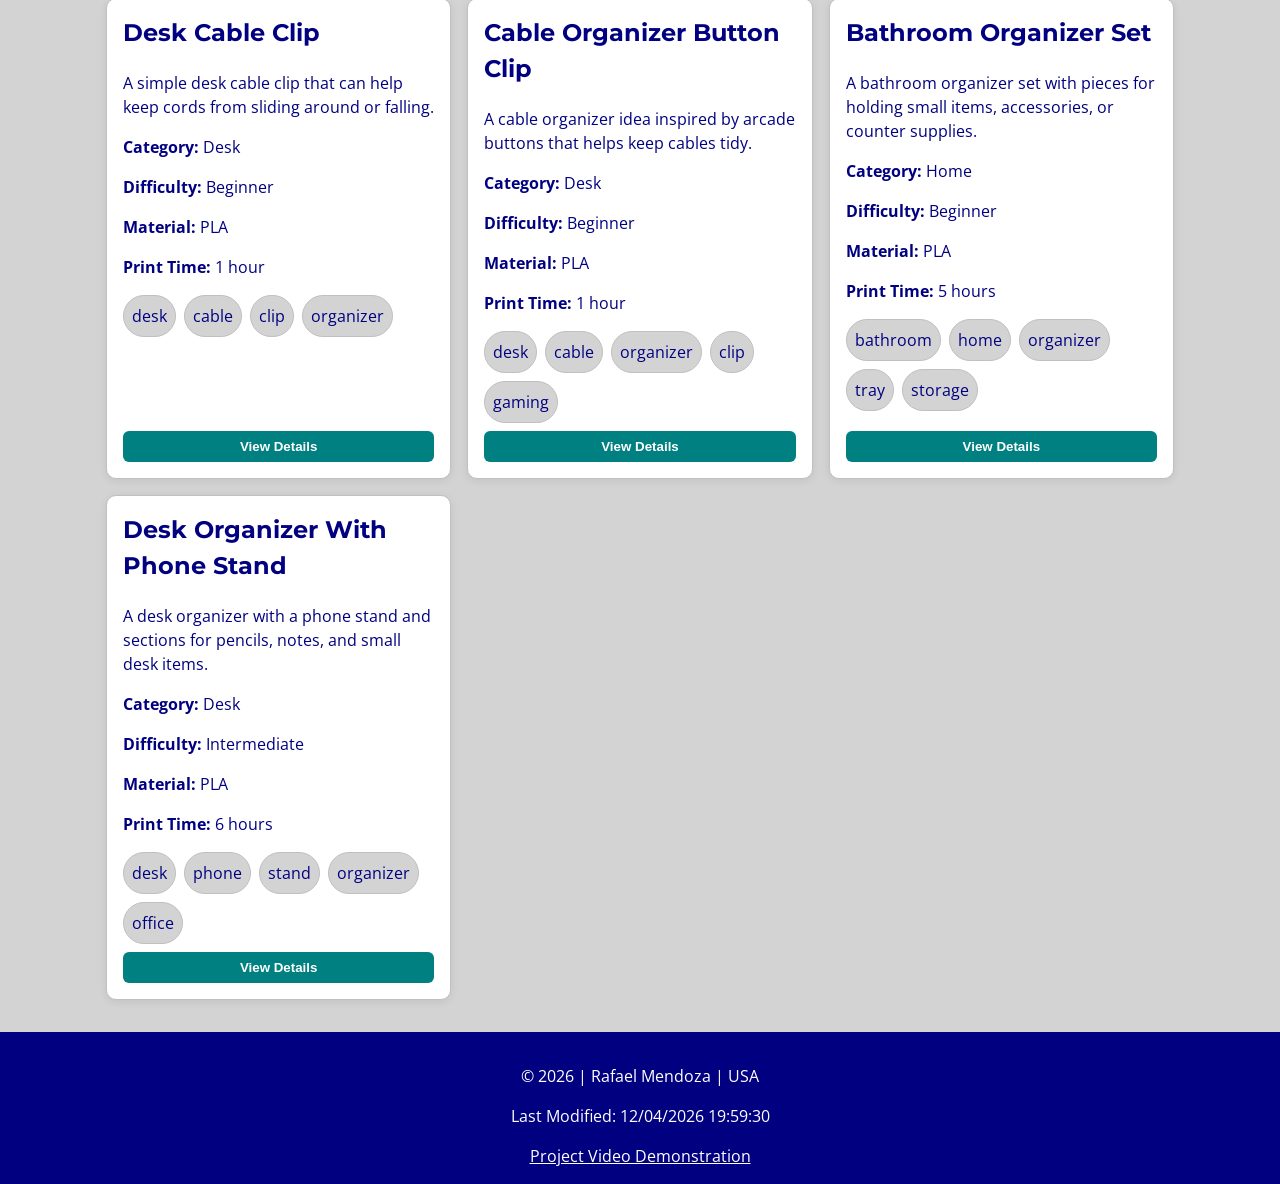
<file: project/ideas.html>
<!DOCTYPE html>
<html lang="en">
<head>
    <meta charset="UTF-8">
    <meta name="viewport" content="width=device-width, initial-scale=1.0">
    <title> 3DPrints Ideas Page </title>
    <meta name="description" content="Search and browse 3D print ideas by keyword, category, and difficulty for project WDD231.">
    <meta name="author" content="Rafael Mendoza">
    <meta property="og:title" content="3DPrints Ideas">
    <meta property="og:description" content="Search 3D print ideas from a JSON file and view print details in a modal for project WDD231.">
    <meta property="og:type" content="website">
    <meta property="og:image" content="https://lildoza20.github.io/wdd231/project/images/hero-3dprint.jpg">
    <meta property="og:url" content="https://lildoza20.github.io/wdd231/project/ideas.html">
    <link rel="icon" href="images/favicon.svg">
    <link rel="stylesheet" href="styles/small.css">
    <link rel="stylesheet" href="styles/larger.css">
    <link rel="preconnect" href="https://fonts.googleapis.com">
    <link rel="preconnect" href="https://fonts.gstatic.com" crossorigin>
    <link rel="stylesheet" href="https://fonts.googleapis.com/css2?family=Montserrat:wght@600;700&family=Open+Sans:wght@400;600&display=swap">
    <script type="module" src="scripts/ideas.js"></script>
</head>
<body class="ideas">
    <header>
        <nav>
            <a class="site-title" href="index.html"> 3DPrints </a>
            <button id="menu-button" type="button"> Menu </button>
            <div id="primary-nav">
                <a href="index.html"> Home </a>
                <a class="active" href="ideas.html"> Ideas </a>
                <a href="suggest.html"> Suggest </a>
            </div>
        </nav>
    </header>

    <main>
        <section class="ideas-intro">
            <h1> 3D Print Ideas </h1>
            <p> Use the search and filters to find different 3D print ideas. Try words like toy, desk, gift, cat, tool, home, or kitchen. </p>
        </section>

        <section class="search-section">
            <h2> Search Ideas </h2>
            <div class="controls">
                <label for="search-input"> Search Keyword
                    <input type="search" id="search-input" placeholder="Example: cat toy">
                </label>

                <label for="category-select"> Category
                    <select id="category-select">
                        <option value="all"> All Categories </option>
                        <option value="Toys"> Toys </option>
                        <option value="Desk"> Desk </option>
                        <option value="Tools"> Tools </option>
                        <option value="Home"> Home </option>
                        <option value="Storage"> Storage </option>
                        <option value="Kitchen"> Kitchen </option>
                    </select>
                </label>

                <label for="difficulty-select"> Difficulty
                    <select id="difficulty-select">
                        <option value="all"> All Difficulties </option>
                        <option value="Beginner"> Beginner </option>
                        <option value="Intermediate"> Intermediate </option>
                        <option value="Advanced"> Advanced </option>
                    </select>
                </label>
            </div>
            <p id="result-message"></p>
        </section>

        <section>
            <div id="ideas-container" class="idea-grid"></div>
        </section>

        <dialog id="idea-dialog">
            <div id="dialog-content"></div>
            <button id="close-dialog" type="button"> Close </button>
        </dialog>
    </main>

    <footer>
        <p> ©️ <span id="currentyear"></span> | Rafael Mendoza | USA </p>
        <p id="lastModified"></p>
        <a href="https://youtu.be/KOrjlHa2CLE" target="_blank" rel="noopener"> Project Video Demonstration </a>
    </footer>
</body>
</html>
</file>
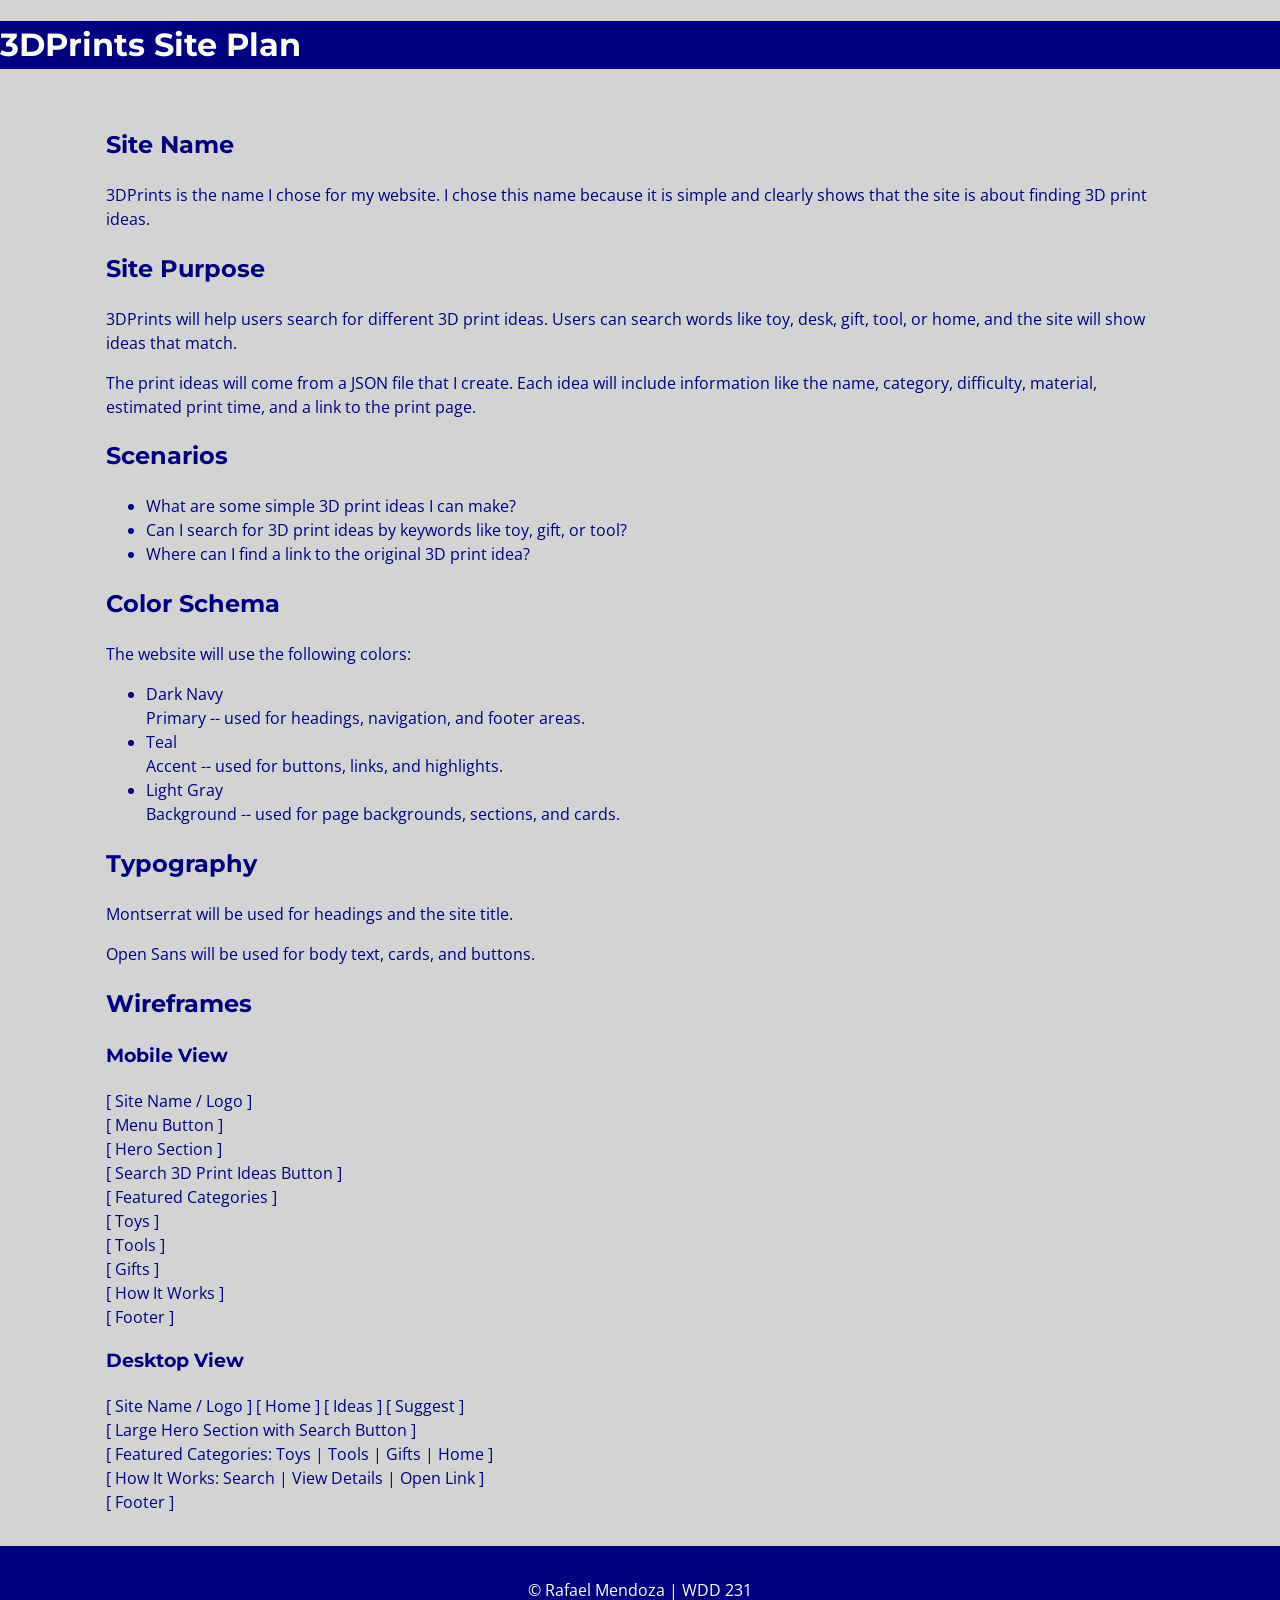
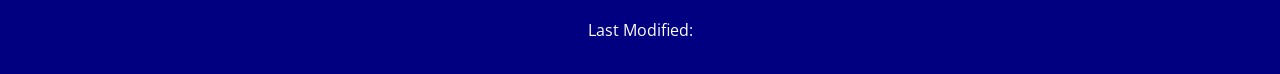
<file: project/siteplan.html>
<!DOCTYPE html>
<html lang="en">
<head>
    <meta charset="UTF-8">
    <meta name="viewport" content="width=device-width, initial-scale=1.0">
    <title> 3DPrints Site Plan </title>
    <meta name="description" content="This is the site plan for the WDD231 final project website called 3dprints.">
    <meta name="author" content="Rafael Mendoza">
    <link rel="stylesheet" href="styles/small.css">
    <link rel="stylesheet" href="styles/larger.css">
    <link rel="preconnect" href="https://fonts.googleapis.com">
    <link rel="preconnect" href="https://fonts.gstatic.com" crossorigin>
    <link rel="stylesheet" href="https://fonts.googleapis.com/css2?family=Montserrat:wght@600;700&family=Open+Sans:wght@400;600&display=swap">
    <script src="scripts/dates.js" defer></script>
</head>
<body>
    <header>
        <h1> 3DPrints Site Plan </h1>
    </header>

    <main>
        <section>
            <h2> Site Name </h2>
            <p> 3DPrints is the name I chose for my website. I chose this name because it is simple and clearly shows that the site is about finding 3D print ideas. </p>
        </section>

        <section>
            <h2> Site Purpose </h2>
            <p> 3DPrints will help users search for different 3D print ideas. Users can search words like toy, desk, gift, tool, or home, and the site will show ideas that match. </p>
            <p> The print ideas will come from a JSON file that I create. Each idea will include information like the name, category, difficulty, material, estimated print time, and a link to the print page. </p>
        </section>

        <section>
            <h2> Scenarios </h2>
            <ul>
                <li> What are some simple 3D print ideas I can make? </li>
                <li> Can I search for 3D print ideas by keywords like toy, gift, or tool? </li>
                <li> Where can I find a link to the original 3D print idea? </li>
            </ul>
        </section>

        <section>
            <h2> Color Schema </h2>
            <p class="bold"> The website will use the following colors: </p>
            <ul class="color-list">
                <li class="navy"> Dark Navy <br> Primary -- used for headings, navigation, and footer areas. </li>
                <li class="teal"> Teal <br> Accent -- used for buttons, links, and highlights. </li>
                <li class="lightgray"> Light Gray <br> Background -- used for page backgrounds, sections, and cards. </li>
            </ul>
        </section>

        <section>
            <h2> Typography </h2>
            <p><span class="montserrat-sample"> Montserrat </span> will be used for headings and the site title. </p>
            <p><span class="opensans-sample"> Open Sans </span> will be used for body text, cards, and buttons. </p>
        </section>

        <section>
            <h2> Wireframes </h2>

            <h3> Mobile View </h3>
            <div class="wireframe">
                <div> [ Site Name / Logo ] </div>
                <div> [ Menu Button ] </div>
                <div> [ Hero Section ] </div>
                <div> [ Search 3D Print Ideas Button ] </div>
                <div> [ Featured Categories ] </div>
                <div> [ Toys ] </div>
                <div> [ Tools ] </div>
                <div> [ Gifts ] </div>
                <div> [ How It Works ] </div>
                <div> [ Footer ] </div>
            </div>

            <h3> Desktop View </h3>
            <div class="wireframe desktop-wireframe">
                <div> [ Site Name / Logo ]          [ Home ] [ Ideas ] [ Suggest ] </div>
                <div> [ Large Hero Section with Search Button ] </div>
                <div> [ Featured Categories: Toys | Tools | Gifts | Home ] </div>
                <div> [ How It Works: Search | View Details | Open Link ] </div>
                <div> [ Footer ] </div>
            </div>
        </section>
    </main>

    <footer>
        <p>&copy; <span id="current-year"></span> Rafael Mendoza | WDD 231 </p>
        <p> Last Modified: <span id="last-modified"></span></p>
    </footer>
</body>
</html>
</file>
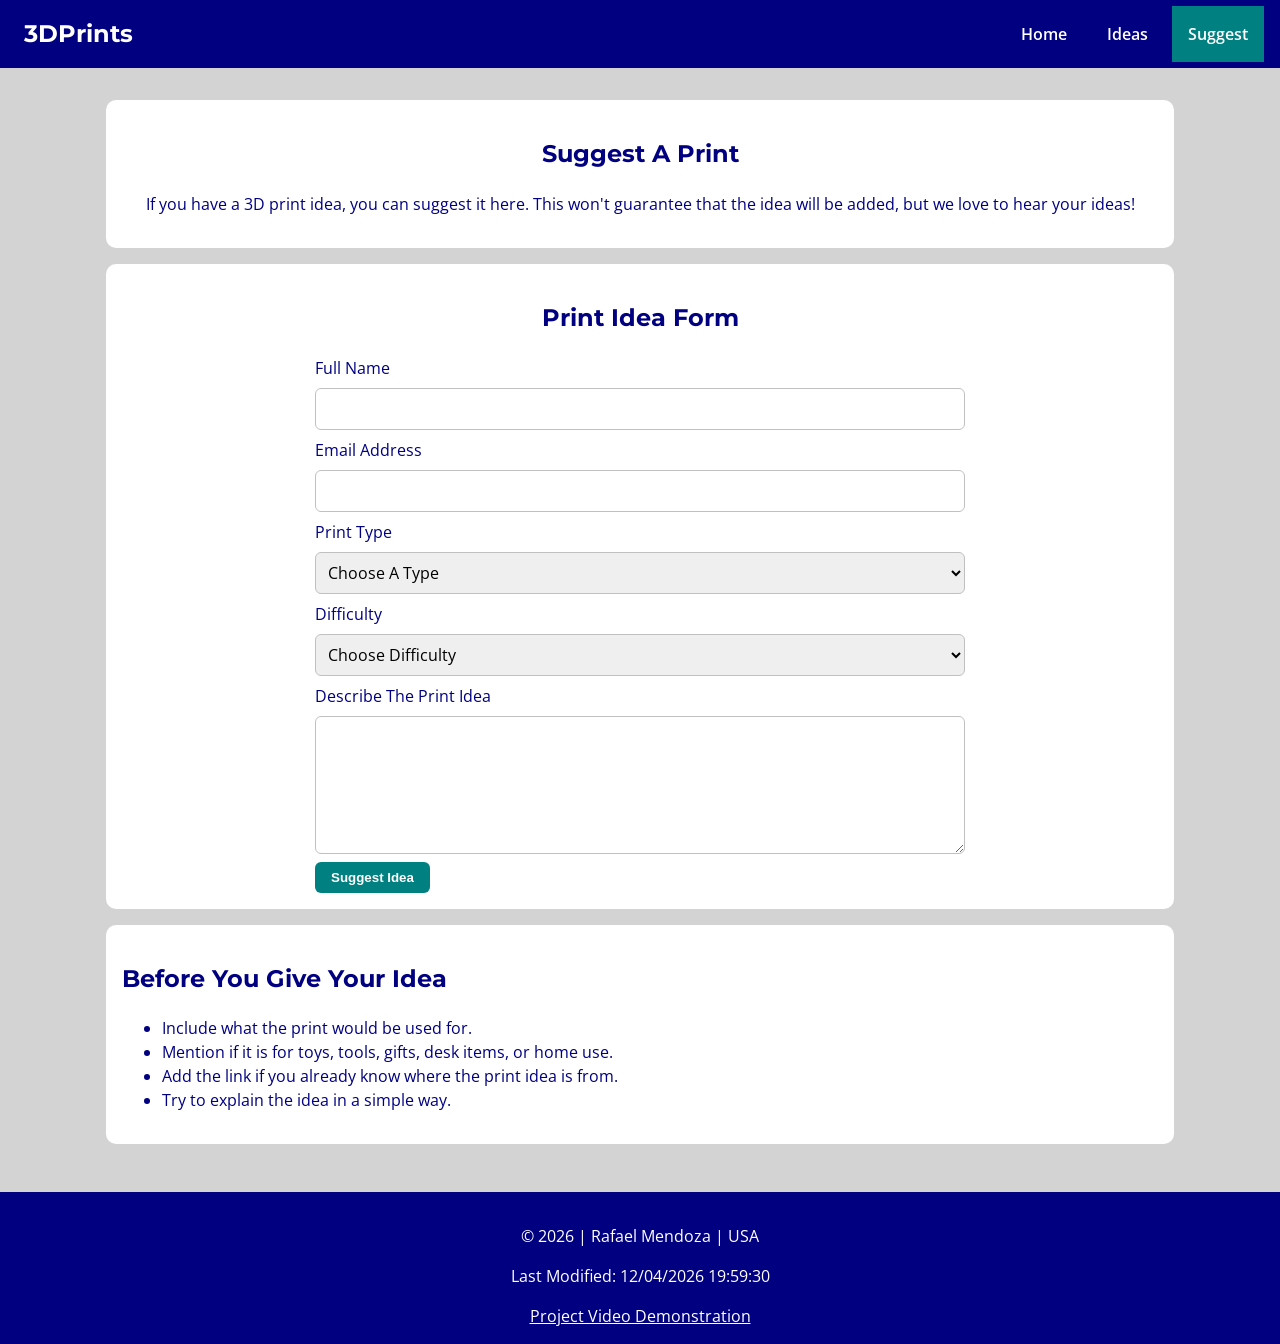
<file: project/suggest.html>
<!DOCTYPE html>
<html lang="en">
<head>
    <meta charset="UTF-8">
    <meta name="viewport" content="width=device-width, initial-scale=1.0">
    <title> 3DPrints Suggest Page </title>
    <meta name="description" content="Suggest a new 3D print idea for the 3DPrints website for project WDD231.">
    <meta name="author" content="Rafael Mendoza">
    <meta property="og:title" content="Suggest a 3D Print Idea">
    <meta property="og:description" content="Submit a 3D print idea to 3DPrints for project WDD231.">
    <meta property="og:type" content="website">
    <meta property="og:image" content="https://lildoza20.github.io/wdd231/project/images/hero-3dprint.jpg">
    <meta property="og:url" content="https://lildoza20.github.io/wdd231/project/suggest.html">
    <link rel="icon" href="images/favicon.svg">
    <link rel="stylesheet" href="styles/small.css">
    <link rel="stylesheet" href="styles/larger.css">
    <link rel="preconnect" href="https://fonts.googleapis.com">
    <link rel="preconnect" href="https://fonts.gstatic.com" crossorigin>
    <link rel="stylesheet" href="https://fonts.googleapis.com/css2?family=Montserrat:wght@600;700&family=Open+Sans:wght@400;600&display=swap">
    <script type="module" src="scripts/main.js"></script>
</head>
<body class="suggest">
    <header>
        <nav>
            <a class="site-title" href="index.html"> 3DPrints </a>
            <button id="menu-button" type="button"> Menu </button>
            <div id="primary-nav">
                <a href="index.html"> Home </a>
                <a href="ideas.html"> Ideas </a>
                <a class="active" href="suggest.html"> Suggest </a>
            </div>
        </nav>
    </header>

    <main>
        <section class="suggest-intro">
            <h1> Suggest A Print </h1>
            <p> If you have a 3D print idea, you can suggest it here. This won't guarantee that the idea will be added, but we love to hear your ideas! </p>
        </section>

        <section class="form-section">
            <h2> Print Idea Form </h2>
            <form method="get" action="thankyou.html">
                <label for="fullname"> Full Name </label>
                <input type="text" id="fullname" name="fullname" required>

                <label for="email"> Email Address </label>
                <input type="email" id="email" name="email" required>

                <label for="print-type"> Print Type </label>
                <select id="print-type" name="print-type" required>
                    <option value=""> Choose A Type </option>
                    <option value="toy"> Toy </option>
                    <option value="tool"> Tool </option>
                    <option value="desk"> Desk Item </option>
                    <option value="home"> Home Item </option>
                    <option value="kitchen"> Kitchen Item </option>
                    <option value="storage"> Storage </option>
                    <option value="other"> Other </option>
                </select>

                <label for="difficulty"> Difficulty </label>
                <select id="difficulty" name="difficulty" required>
                    <option value=""> Choose Difficulty </option>
                    <option value="beginner"> Beginner </option>
                    <option value="intermediate"> Intermediate </option>
                    <option value="advanced"> Advanced </option>
                </select>

                <label for="details"> Describe The Print Idea </label>
                <textarea id="details" name="details" rows="5" required></textarea>

                <button type="submit"> Suggest Idea </button>
            </form>
        </section>

        <section class="note-section">
            <h2> Before You Give Your Idea </h2>
            <ul>
                <li> Include what the print would be used for. </li>
                <li> Mention if it is for toys, tools, gifts, desk items, or home use. </li>
                <li> Add the link if you already know where the print idea is from. </li>
                <li> Try to explain the idea in a simple way. </li>
            </ul>
        </section>
    </main>

    <footer>
        <p> ©️ <span id="currentyear"></span> | Rafael Mendoza | USA </p>
        <p id="lastModified"></p>
        <a href="https://youtu.be/KOrjlHa2CLE" target="_blank" rel="noopener"> Project Video Demonstration </a>
    </footer>
</body>
</html>
</file>
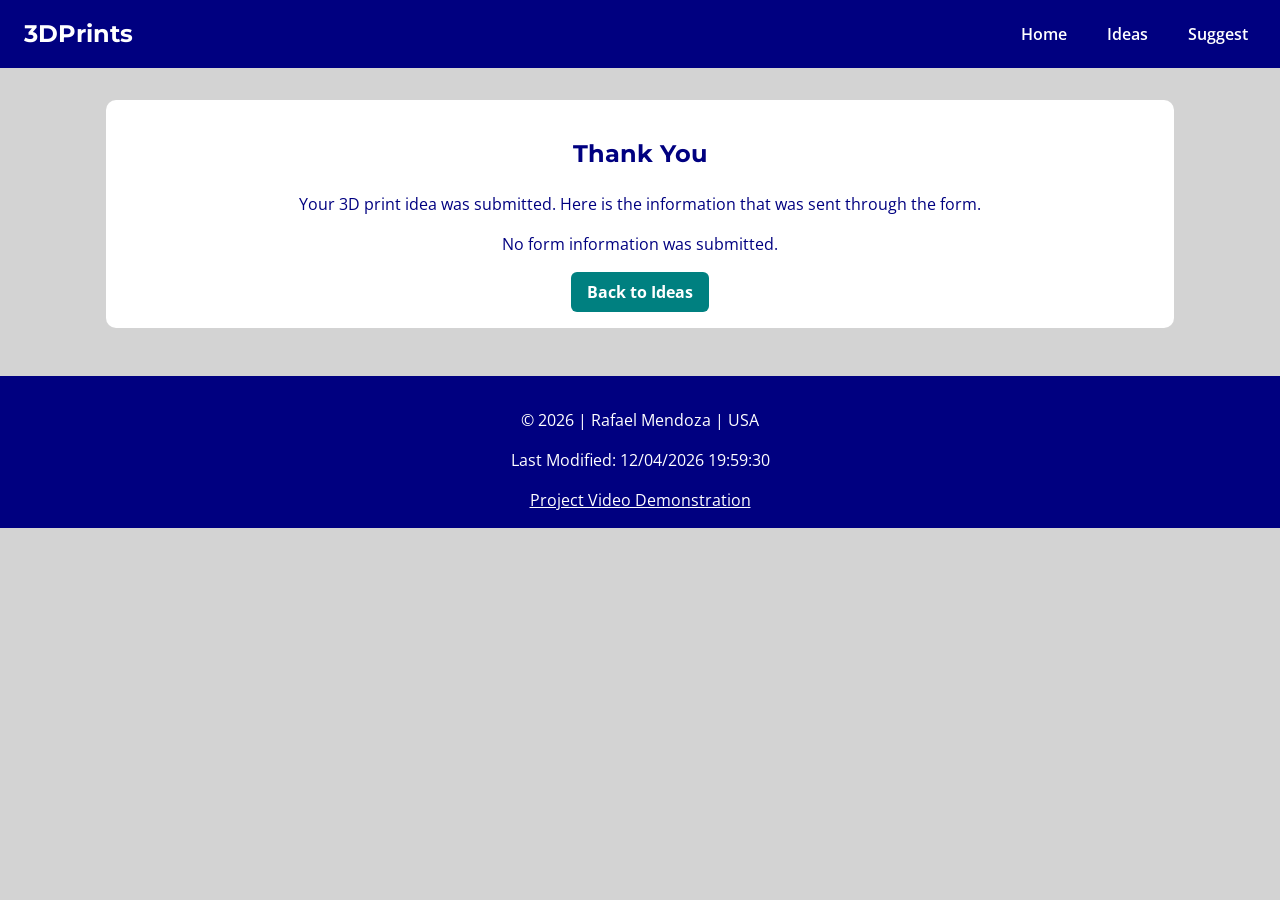
<file: project/thankyou.html>
<!DOCTYPE html>
<html lang="en">
<head>
    <meta charset="UTF-8">
    <meta name="viewport" content="width=device-width, initial-scale=1.0">
    <title> 3DPrints Thank You Page </title>
    <meta name="description" content="Thank you page for the 3DPrints suggestion form for project WDD231.">
    <meta name="author" content="Rafael Mendoza">
    <meta property="og:title" content="3DPrints Thank You">
    <meta property="og:description" content="Submitted print idea information for 3DPrints for project WDD231.">
    <meta property="og:type" content="website">
    <meta property="og:image" content="https://lildoza20.github.io/wdd231/project/images/hero-3dprint.jpg">
    <meta property="og:url" content="https://lildoza20.github.io/wdd231/project/thankyou.html">
    <link rel="icon" href="images/favicon.svg">
    <link rel="stylesheet" href="styles/small.css">
    <link rel="stylesheet" href="styles/larger.css">
    <link rel="preconnect" href="https://fonts.googleapis.com">
    <link rel="preconnect" href="https://fonts.gstatic.com" crossorigin>
    <link rel="stylesheet" href="https://fonts.googleapis.com/css2?family=Montserrat:wght@600;700&family=Open+Sans:wght@400;600&display=swap">
    <script type="module" src="scripts/thankyou.js"></script>
</head>
<body class="thanks">
    <header>
        <nav>
            <a class="site-title" href="index.html"> 3DPrints </a>
            <button id="menu-button" type="button"> Menu </button>
            <div id="primary-nav">
                <a href="index.html"> Home </a>
                <a href="ideas.html"> Ideas </a>
                <a href="suggest.html"> Suggest </a>
            </div>
        </nav>
    </header>

    <main>
        <section class="thankyou">
            <h1> Thank You </h1>
            <p> Your 3D print idea was submitted. Here is the information that was sent through the form. </p>
            <div id="form-output"></div>
            <a class="button" href="ideas.html"> Back to Ideas </a>
        </section>
    </main>

    <footer>
        <p> ©️ <span id="currentyear"></span> | Rafael Mendoza | USA </p>
        <p id="lastModified"></p>
        <a href="https://youtu.be/KOrjlHa2CLE" target="_blank" rel="noopener"> Project Video Demonstration </a>
    </footer>
</body>
</html>
</file>
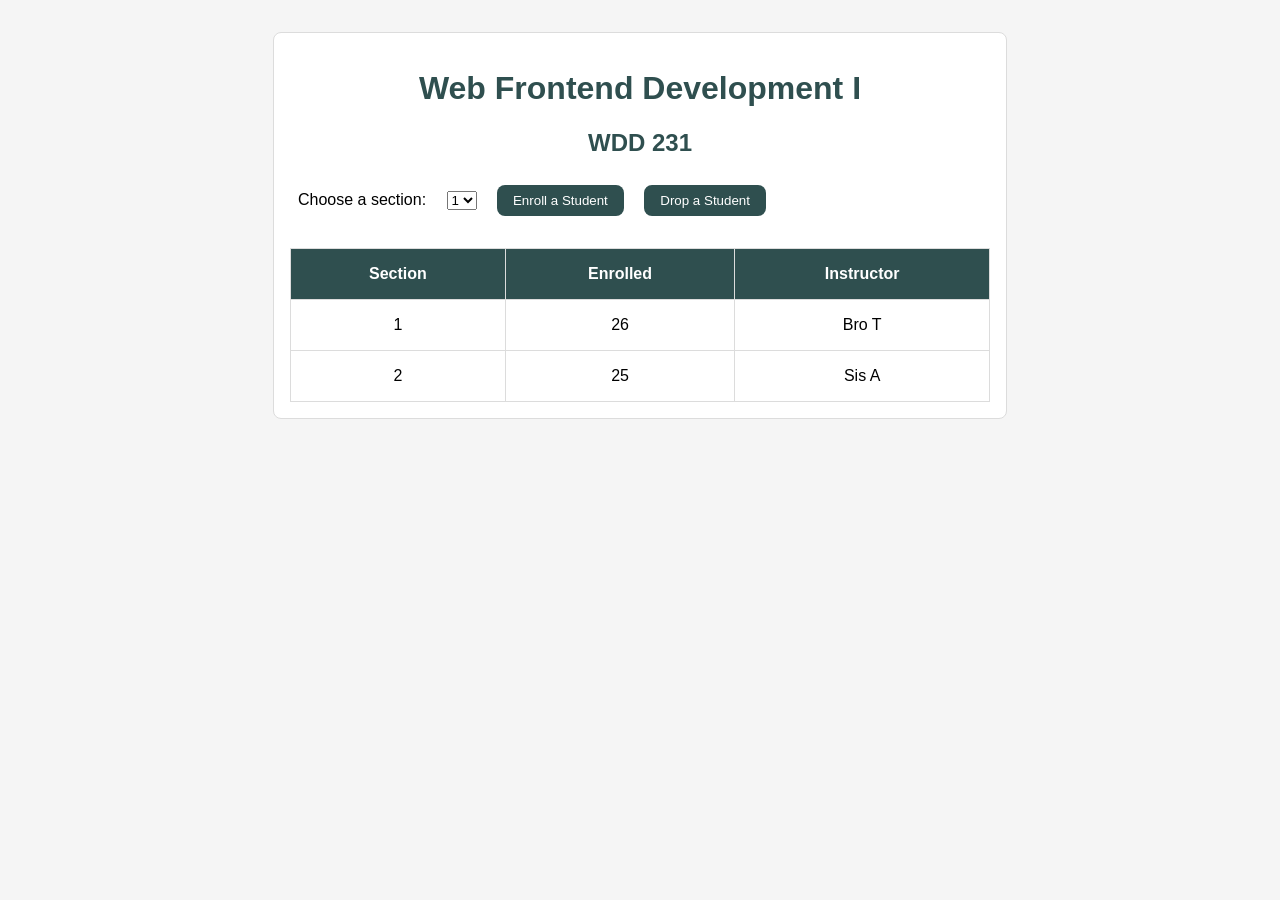
<file: week03/modules.html>
<!DOCTYPE html>
<html lang="en">
<head>
    <meta charset="UTF-8">
    <meta name="viewport" content="width=device-width, initial-scale=1.0">
    <title> JavaScript Modules Practice | WDD 231 </title>
    <meta name="description" content=" Practicing using JavaScript ES modules for WDD 231. ">
    <meta name="author" content=" Rafael Mendoza ">
    <link rel="stylesheet" href="styles/modules.css">
    <script type="module" src="scripts/modules.mjs"></script>
</head>
<body>
    <main>
        <h1 id="courseName"></h1>
        <h2 id="courseCode"></h2>

        <label for="sectionNumber"> Choose a section: </label>
        <select id="sectionNumber"></select>

        <button id="enrollStudent"> Enroll a Student </button>
        <button id="dropStudent"> Drop a Student </button>

        <table>
            <thead>
                <tr>
                    <th> Section </th>
                    <th> Enrolled </th>
                    <th> Instructor </th>
                </tr>
            </thead>
            <tbody id="sections"></tbody>
        </table>
    </main>
</body>
</html>
</file>
<file: styles/small.css>
* {
    box-sizing: border-box;
}

:root {
    --primary-color: darkslategray;
    --secondary-color: darkseagreen;
    --background-color: floralwhite;
    --card-color: white;
    --border-color: gainsboro;
    --text-color: black;
    --light-text-color: white;
    --logo-size: 50px;
    --icon-size: 30px;
}

body {
    margin: 0;
    font-family: "Roboto", Arial, Helvetica, sans-serif;
    background-color: var(--background-color);
    color: var(--text-color);
}

header {
    display: grid;
    grid-template-columns: var(--logo-size) 1fr auto;
    align-items: center;
    gap: 1rem;
    padding: 1rem;
    background-color: var(--card-color);
    border-bottom: 1px solid var(--border-color);
}

header img {
    width: var(--logo-size);
    height: var(--logo-size);
}

header span {
    font-size: larger;
    font-weight: bold;
}

#menu {
    font-size: larger;
    background: none;
    border: none;
    color: var(--text-color);
    cursor: pointer;
}

nav {
    display: none;
    flex-direction: column;
    background-color: var(--primary-color);
}

nav.open {
  display: flex;
}

nav a {
    display: block;
    padding: 1rem;
    color: var(--light-text-color);
    text-align: center;
    text-decoration: none;
    font-weight: bold;
    border-top: 1px solid var(--border-color);
}

nav a.active {
    background-color: var(--secondary-color);
    color: var(--text-color);
}

nav a:hover {
    background-color: var(--secondary-color);
    color: var(--text-color);
}

main {
    max-width: 1100px;
    margin: 0 auto;
    padding: 1rem;
}

h1 {
    margin: 0 0 1rem;
    color: var(--text-color);
}

section {
    margin-bottom: 1rem;
    background-color: var(--card-color);
    border: 1px solid var(--border-color);
    border-radius: 6px;
    overflow: hidden;
}

section h2 {
    margin: 0;
    padding: 0.5rem;
    background-color: var(--primary-color);
    color: var(--light-text-color);
    text-align: center;
    font-size: larger;
}

section p {
    margin: 0;
    padding: 1rem;
    line-height: 1.5;
}

section img {
    display: block;
    max-width: 250px;
    width: 80%;
    height: auto;
    margin: 1rem auto;
    border-radius: 6px;
}

section div {
    padding: 1rem;
}

section:nth-of-type(3) > div:first-of-type {
    display: flex;
    justify-content: center;
    gap: 0.5rem;
}

button {
    padding: 0.5rem 1rem;
    border: 1px solid var(--border-color);
    border-radius: 6px;
    background-color: var(--card-color);
    color: var(--text-color);
    font-weight: bold;
    cursor: pointer;
}

button:hover {
    background-color: var(--secondary-color);
}

#course-cards {
    display: grid;
    gap: 0.75rem;
    padding: 1rem;
}

.course-card {
    padding: 1rem;
    text-align: center;
    background-color: var(--background-color);
    border: 1px solid var(--border-color);
    border-radius: 6px;
    font-weight: bold;
    cursor: pointer;
}

.course-card.completed {
    background-color: var(--secondary-color);
    color: var(--text-color);
}

dialog {
    border: 1px solid var(--border-color);
    border-radius: 8px;
    padding: 1.5rem;
    background-color: var(--card-color);
    color: var(--text-color);
    box-shadow: 0 0 2rem gray;
    width: 90%;
    max-width: 600px;
    position: relative;
}

::backdrop {
    background-color: rgb(0 0 0 / 50%);
}

dialog h2 {
    margin-top: 0;
    padding-right: 3rem;
    color: var(--primary-color);
}

dialog h3 {
    color: var(--text-color);
}

dialog p {
    padding: 0;
    margin: 0.75rem 0;
}

dialog button {
    position: absolute;
    top: 1rem;
    right: 1rem;
    padding: 0.4rem 0.7rem;
}

footer {
    padding: 1rem;
    text-align: center;
    background-color: var(--primary-color);
    color: var(--light-text-color);
}

footer a {
    display: inline-flex;
    align-items: center;
    gap: 0.5rem;
    margin: 0.5rem;
    color: var(--light-text-color);
    text-decoration: none;
}

footer a:hover {
    text-decoration: underline;
}

footer img {
    width: var(--icon-size);
    height: var(--icon-size);
}

footer p {
    margin: 0.5rem 0;
}
</file>
<file: styles/larger.css>
@media screen and (min-width: 768px) {
    body {
        padding: 1rem;
    }

    header {
        max-width: 1100px;
        margin: 0 auto;
        grid-template-columns: var(--logo-size) 1fr;
    }

    #menu {
        display: none;
    }

    nav {
        display: flex;
        flex-direction: row;
        justify-content: center;
        max-width: 1100px;
        margin: 0 auto;
        color: var(--light-text-color);
    }

    nav a {
        flex: 1;
        max-width: none;
        border: none;
        color: var(--light-text-color);
    }

    main {
        max-width: 1100px;
        margin: 0 auto;
        display: grid;
        grid-template-columns: 2fr 1fr;
        gap: 1rem;
        background-color: var(--card-color);
    }

    main > h1 {
        grid-column: 1 / -1;
    }

    main > section:nth-of-type(3) {
        grid-column: 1 / -1;
    }

    main > section {
        margin-bottom: 0;
    }

    main > section:nth-of-type(1),
    main > section:nth-of-type(2) {
        min-height: 280px;
    }

    main > section:nth-of-type(3) > div:first-of-type {
        display: grid;
        grid-template-columns: repeat(3, 1fr);
        gap: 1rem;
    }

    main > section:nth-of-type(3) > div:first-of-type button {
        width: 100%;
    }

    #course-cards {
        display: grid;
        grid-template-columns: repeat(3, 1fr);
        gap: 0.75rem 1rem;
    }

    .course-card {
        margin: 0;
        min-height: 80px;
        padding: 1rem;
        display: flex;
        align-items: center;
        justify-content: center;
    }

    footer {
        max-width: 1100px;
        margin: 0 auto;
    }
}
</file>
<file: chamber/styles/small.css>
:root {
    --primary-color: darkslategray;
    --secondary-color: darkblue;
    --accent-color: lightsteelblue;
    --background-color: whitesmoke;
    --card-color: white;
    --text-color: black;
    --muted-color: dimgray;
    --border-color: gainsboro;
    --nav-border-color: slategray;
    --shadow-color: lightgray;
    --modal-shadow-color: gray;
    --backdrop-color: rgb(0 0 0 / 50%);
}

* {
    box-sizing: border-box;
}

body {
    margin: 0;
    font-family: "Lato", Arial, Helvetica, sans-serif;
    background-color: var(--background-color);
    color: var(--text-color);
    line-height: 1.5;
}

h1,
h2,
.site-name {
    font-family: "Merriweather", Georgia, serif;
}

h1 {
    color: var(--primary-color);
    text-align: center;
}

img {
    display: block;
    max-width: 100%;
}

a {
    color: var(--secondary-color);
}

a:focus,
button:focus {
    outline: 3px solid var(--accent-color);
    outline-offset: 3px;
}

header {
    background-color: var(--primary-color);
    color: var(--card-color);
    padding: 1rem;
}

.site-branding {
    display: flex;
    align-items: center;
    gap: 1rem;
}

.site-branding img {
    width: 50px;
    height: 50px;
    object-fit: cover;
    border-radius: 50%;
    border: 2px solid var(--card-color);
}

.site-name {
    display: block;
    font-size: 1.5rem;
    font-weight: bold;
}

#menu-button {
    display: block;
    margin-left: auto;
    margin-top: 1rem;
    padding: 0.5rem 1rem;
    background-color: var(--card-color);
    color: var(--primary-color);
    border: none;
    border-radius: 8px;
    font-size: 1.5rem;
    cursor: pointer;
}

#main-nav {
    display: none;
    flex-direction: column;
    margin-top: 1rem;
}

#main-nav.open {
    display: flex;
}

#main-nav a {
    color: var(--card-color);
    text-decoration: none;
    padding: 1rem;
    border-top: 1px solid var(--nav-border-color);
}

#main-nav a:hover,
#main-nav a.active {
    background-color: var(--accent-color);
    color: var(--text-color);
}

main {
    max-width: 1100px;
    margin: 0 auto;
    padding: 1rem;
}

.card,
.events-card,
.weather-card,
.member-card,
.spotlight-card {
    background-color: var(--card-color);
    border: 1px solid var(--border-color);
    border-radius: 8px;
    padding: 1rem;
    box-shadow: 0 2px 8px var(--shadow-color);
}

.home-page .hero {
    position: relative;
    margin-bottom: 1.5rem;
    border-radius: 8px;
    overflow: hidden;
    background-color: var(--primary-color);
}

.home-page .hero img {
    width: 100%;
    height: auto;
}

.home-page .hero-content {
    padding: 1rem;
    text-align: center;
    background-color: var(--primary-color);
    color: var(--card-color);
}

.home-page .hero-content h1 {
    color: var(--card-color);
}

.home-page .cta-button {
    display: inline-block;
    margin-top: 1rem;
    padding: 0.5rem 1rem;
    background-color: var(--card-color);
    color: var(--primary-color);
    text-decoration: none;
    font-weight: bold;
    border-radius: 8px;
}

.home-page .cta-button:hover {
    background-color: var(--accent-color);
    color: var(--text-color);
}

.home-page .home-grid {
    display: grid;
    grid-template-columns: 1fr;
    gap: 1rem;
}

.home-page .events-card article {
    border-top: 1px solid var(--border-color);
    padding-top: 0.5rem;
    margin-top: 0.5rem;
}

.home-page .weather-card figure {
    margin: 1rem 0;
    text-align: center;
}

.home-page #weather-icon {
    width: 50px;
    height: 50px;
    margin: 0 auto;
}

.home-page figcaption,
.home-page #weather-description {
    text-transform: capitalize;
}

.home-page #forecast {
    display: grid;
    gap: 0.5rem;
}

.home-page .forecast-day {
    padding: 0.5rem;
    border: 1px solid var(--border-color);
    border-radius: 6px;
    background-color: var(--background-color);
}

.home-page .spotlight-section {
    margin-top: 1.5rem;
}

.home-page #spotlight-cards {
    display: grid;
    grid-template-columns: 1fr;
    gap: 1rem;
}

.home-page .spotlight-card {
    text-align: center;
}

.home-page .spotlight-card img {
    width: 100%;
    max-width: 300px;
    height: auto;
    margin: 0 auto;
    border-radius: 8px;
}

.directory-page .directory-intro {
    text-align: center;
    color: var(--muted-color);
}

.directory-page .view-controls {
    display: flex;
    justify-content: center;
    gap: 1rem;
    margin: 1.5rem 0;
}

.directory-page .view-controls button {
    padding: 0.5rem 1rem;
    border: 1px solid var(--primary-color);
    background-color: var(--card-color);
    color: var(--primary-color);
    border-radius: 6px;
    cursor: pointer;
}

.directory-page .view-controls button:hover,
.directory-page .view-controls .active-button {
    background-color: var(--primary-color);
    color: var(--card-color);
}

.directory-page #member-cards.grid-view {
    display: grid;
    grid-template-columns: 1fr;
    gap: 1rem;
}

.directory-page .member-card {
    text-align: center;
}

.directory-page .member-card img {
    width: 100%;
    max-width: 450px;
    height: auto;
    margin: 0 auto;
    border-radius: 8px;
}

.directory-page .member-card h2 {
    color: var(--primary-color);
    font-size: 1.5rem;
    margin-bottom: 0.5rem;
}

.directory-page .member-card p {
    margin: 0.5rem 0;
}

.directory-page .member-card a {
    display: inline-block;
    margin-top: 1rem;
    font-weight: bold;
}

.directory-page .membership {
    font-weight: bold;
    color: var(--primary-color);
}

.directory-page #member-cards.list-view {
    display: flex;
    flex-direction: column;
    gap: 1rem;
}

.directory-page #member-cards.list-view .member-card {
    text-align: left;
}

.directory-page #member-cards.list-view .member-card img {
    display: none;
}

.join-page .join-layout {
    display: grid;
    grid-template-columns: 1fr;
    gap: 1rem;
}

.join-page .join-form-card,
.join-page .membership-section,
.thankyou-page .thankyou-card {
    background-color: var(--card-color);
    border: 1px solid var(--border-color);
    border-radius: 8px;
    padding: 1rem;
    box-shadow: 0 2px 8px var(--shadow-color);
}

.join-page form {
    display: grid;
    gap: 1rem;
}

.join-page label {
    display: grid;
    gap: 0.5rem;
    font-weight: bold;
}

.join-page input,
.join-page select,
.join-page textarea {
    width: 100%;
    padding: 0.5rem;
    border: 1px solid var(--border-color);
    border-radius: 6px;
    font: inherit;
}

.join-page textarea {
    resize: vertical;
}

.join-page form button,
.join-page .membership-card button {
    padding: 1rem;
    border: 1px solid var(--primary-color);
    border-radius: 8px;
    background-color: var(--primary-color);
    color: var(--card-color);
    font-weight: bold;
    cursor: pointer;
}

.join-page form button:hover,
.join-page .membership-card button:hover {
    background-color: var(--accent-color);
    color: var(--text-color);
}

.join-page .membership-section {
    display: grid;
    gap: 1rem;
}

.join-page .membership-card {
    border: 1px solid var(--border-color);
    border-radius: 8px;
    padding: 1rem;
    background-color: var(--background-color);
    animation: fadeSlideIn 0.8s ease both;
}

.join-page .membership-card:nth-of-type(2) {
    animation-delay: 0s;
}

.join-page .membership-card:nth-of-type(3) {
    animation-delay: 0.15s;
}

.join-page .membership-card:nth-of-type(4) {
    animation-delay: 0.3s;
}

.join-page .membership-card:nth-of-type(5) {
    animation-delay: 0.45s;
}

@keyframes fadeSlideIn {
    from {
        opacity: 0;
        transform: translateY(20px);
    }

    to {
        opacity: 1;
        transform: translateY(0);
    }
}

.join-page dialog {
    width: 90%;
    max-width: 500px;
    border: 1px solid var(--border-color);
    border-radius: 8px;
    padding: 1.5rem;
    background-color: var(--card-color);
    box-shadow: 0 0 2rem var(--modal-shadow-color);
    position: relative;
}

.join-page dialog::backdrop {
    background-color: var(--backdrop-color);
}

.join-page dialog h2 {
    padding-right: 3rem;
    color: var(--primary-color);
}

.join-page .close-modal {
    position: absolute;
    top: 1rem;
    right: 1rem;
    border: 1px solid var(--border-color);
    background-color: var(--card-color);
    color: var(--text-color);
    padding: 0.5rem 1rem;
    cursor: pointer;
}

.thankyou-page .thankyou-card {
    max-width: 700px;
    margin: 0 auto;
}

.thankyou-page .thankyou-card p {
    margin: 1rem 0;
}

.discover-page .visitor-message,
.discover-page .discover-intro,
.discover-page .discover-card {
    background-color: var(--card-color);
    border: 1px solid var(--border-color);
    border-radius: 8px;
    padding: 1rem;
    box-shadow: 0 2px 8px var(--shadow-color);
}

.discover-page .visitor-message {
    margin-bottom: 1rem;
}

.discover-page .discover-intro {
    margin-bottom: 1rem;
}

.discover-page .discover-grid {
    display: grid;
    gap: 1rem;
    grid-template-areas:
        "card1"
        "card2"
        "card3"
        "card4"
        "card5"
        "card6"
        "card7"
        "card8";
}

.discover-page .discover-card {
    display: grid;
    gap: 1rem;
    align-content: start;
    grid-template-areas:
        "card-title"
        "card-image"
        "card-address"
        "card-description"
        "card-button";
}

.discover-page .discover-card h2 {
    grid-area: card-title;
}

.discover-page .discover-card figure {
    grid-area: card-image;
}

.discover-page .discover-card address {
    grid-area: card-address;
}

.discover-page .discover-card p {
    grid-area: card-description;
}

.discover-page .discover-card button {
    grid-area: card-button;
}

.discover-page .place-1 {
    grid-area: card1;
}

.discover-page .place-2 {
    grid-area: card2;
}

.discover-page .place-3 {
    grid-area: card3;
}

.discover-page .place-4 {
    grid-area: card4;
}

.discover-page .place-5 {
    grid-area: card5;
}

.discover-page .place-6 {
    grid-area: card6;
}

.discover-page .place-7 {
    grid-area: card7;
}

.discover-page .place-8 {
    grid-area: card8;
}

.discover-page .discover-card h2 {
    margin: 0;
    color: var(--primary-color);
}

.discover-page .discover-card figure {
    margin: 0;
}

.discover-page .discover-card img {
    width: 100%;
    height: auto;
    border-radius: 8px;
}

.discover-page .discover-card address {
    font-style: normal;
    font-weight: bold;
    color: var(--muted-color);
}

.discover-page .discover-card button {
    padding: 0.5rem 1rem;
    border: 1px solid var(--primary-color);
    border-radius: 8px;
    background-color: var(--primary-color);
    color: var(--card-color);
    font-weight: bold;
    cursor: pointer;
}

.discover-page .discover-card button:hover {
    background-color: var(--accent-color);
    color: var(--text-color);
}

footer {
    margin-top: 2rem;
    padding: .5rem;
    background-color: var(--primary-color);
    color: var(--card-color);
    text-align: center;
}

footer p {
    margin: 0.5rem 0;
}
</file>
<file: chamber/styles/larger.css>
@media screen and (min-width: 700px) {
    header {
        display: flex;
        align-items: center;
        justify-content: space-between;
    }

    #menu-button {
        display: none;
    }

    #main-nav {
        display: flex;
        flex-direction: row;
        margin-top: 0;
    }

    #main-nav a {
        border-top: none;
    }

    .home-page .hero {
        display: grid;
        grid-template-columns: 2fr 1fr;
        align-items: stretch;
    }

    .home-page .hero img {
        height: 100%;
        object-fit: cover;
    }

    .home-page .hero-content {
        display: flex;
        flex-direction: column;
        justify-content: center;
    }

    .home-page .home-grid {
        grid-template-columns: 2fr 1fr;
    }

    .home-page #spotlight-cards {
        grid-template-columns: repeat(2, 1fr);
    }

    .directory-page #member-cards.grid-view {
        grid-template-columns: repeat(2, 1fr);
    }

    .join-page .join-layout {
        grid-template-columns: 2fr 1fr;
        align-items: start;
    }

    footer {
        display: flex;
        justify-content: space-around;
        text-align: left;
    }
}

@media screen and (min-width: 1000px) {
    .home-page #spotlight-cards {
        grid-template-columns: repeat(3, 1fr);
    }

    .directory-page #member-cards.grid-view {
        grid-template-columns: repeat(3, 1fr);
    }
}

@media screen and (min-width: 641px) {
    .discover-page .discover-grid {
        grid-template-columns: 1fr 1fr;
        grid-template-areas:
            "card1 card2"
            "card3 card4"
            "card5 card6"
            "card7 card8";
    }

    .discover-page .discover-card {
        grid-template-columns: 1fr 1fr;
        grid-template-areas:
            "card-title card-title"
            "card-image card-description"
            "card-image card-address"
            "card-button card-button";
    }

    .discover-page .discover-card img {
        transition: transform 0.3s ease, box-shadow 0.3s ease;
    }

    .discover-page .discover-card img:hover {
        transform: scale(1.03);
        box-shadow: 0 4px 12px var(--shadow-color);
    }
}

@media screen and (min-width: 1025px) {
    .discover-page .discover-grid {
        grid-template-columns: repeat(4, 1fr);
        grid-template-areas:
            "card1 card1 card2 card3"
            "card4 card5 card5 card6"
            "card7 card8 card8 card6";
    }

    .discover-page .discover-card {
        grid-template-columns: 1fr 1fr;
        grid-template-areas:
            "card-title card-title"
            "card-image card-description"
            "card-image card-address"
            "card-button card-button";
    }
}
</file>
<file: project/styles/small.css>
:root {
    --navy: navy;
    --teal: teal;
    --lightgray: lightgray;
    --white: white;
    --black: black;
    --border: silver;
    --warning-background: cornsilk;
    --warning-border: tan;
}

* {
    box-sizing: border-box;
}

body {
    margin: 0;
    font-family: "Open Sans", Arial, sans-serif;
    color: var(--navy);
    background-color: var(--lightgray);
    line-height: 1.5;
}

h1,
h2,
h3 {
    font-family: "Montserrat", Arial, sans-serif;
}

header {
    background-color: var(--navy);
    color: var(--white);
}

.site-title {
    display: block;
    color: var(--white);
    text-decoration: none;
    font-family: "Montserrat", Arial, sans-serif;
    font-size: 1.5rem;
    font-weight: 700;
    padding: 1rem;
    text-align: center;
}

nav {
    display: flex;
    flex-direction: column;
    align-items: center;
    padding-bottom: 1rem;
}

#menu-button {
    background-color: var(--teal);
    color: var(--white);
    border: none;
    border-radius: 8px;
    padding: 0.5rem 1rem;
    font-weight: 700;
    cursor: pointer;
    margin-bottom: 0.5rem;
}

#primary-nav {
    display: none;
    flex-direction: column;
    gap: 0.5rem;
    width: 100%;
}

#primary-nav.open {
    display: flex;
}

nav a {
    color: var(--white);
    text-decoration: none;
    padding: 1rem;
    text-align: center;
    font-weight: 600;
}

nav a:hover,
nav a.active {
    background-color: var(--teal);
    color: var(--white);
}

main {
    max-width: 1100px;
    margin: 0 auto;
    padding: 1rem;
}

.hero,
.intro,
.ideas-intro,
.suggest-intro,
.thankyou,
.search-section,
.form-section {
    background-color: var(--white);
    border-radius: 10px;
    margin: 1rem 0;
    padding: 1rem;
    text-align: center;
}

.note-section {
    background-color: var(--white);
    border-radius: 10px;
    margin: 1rem 0;
    padding: 1rem;
    text-align: left;
}

.hero {
    border-left: 8px solid var(--teal);
}

.hero img {
    width: 100%;
    max-width: 380px;
    height: auto;
    display: block;
    margin: 1rem auto;
}

.button,
button,
.card a,
.print-link {
    background-color: var(--teal);
    color: var(--white);
    border: none;
    border-radius: 6px;
    display: inline-block;
    padding: 0.5rem 1rem;
    text-decoration: none;
    font-weight: 700;
    cursor: pointer;
}

.button:hover,
button:hover,
.card a:hover,
.print-link:hover {
    opacity: 0.85;
}

.card-container {
    display: grid;
    gap: 1rem;
}

.idea-grid {
    display: grid;
    grid-template-columns: 1fr;
    gap: 1rem;
    justify-items: center;
}

.card,
.idea-card {
    background-color: var(--white);
    border: 1px solid var(--border);
    border-radius: 10px;
    padding: 1rem;
    box-shadow: 0 2px 8px rgb(0 0 0 / 8%);
}

.idea-card {
    display: flex;
    flex-direction: column;
    justify-content: space-between;
    width: 100%;
    max-width: 360px;
}

.idea-card h2,
.card h3 {
    color: var(--navy);
    margin-top: 0;
}

.tag-row {
    display: flex;
    flex-wrap: wrap;
    gap: 0.5rem;
    margin: 0.5rem 0;
}

.tag {
    background-color: var(--lightgray);
    border: 1px solid var(--border);
    border-radius: 999px;
    padding: 0.5rem;
    font-size: 1rem;
}

.controls {
    display: grid;
    grid-template-columns: 1fr;
    gap: 1rem;
    margin-top: 1rem;
}

.controls label {
    display: block;
    width: 100%;
    text-align: left;
}

.controls input,
.controls select {
    width: 100%;
}

input,
select,
textarea {
    width: 100%;
    padding: 0.5rem;
    border: 1px solid var(--border);
    border-radius: 6px;
    font: inherit;
}

.form-section form {
    display: grid;
    gap: 0.5rem;
    max-width: 650px;
    margin: 0 auto;
    text-align: left;
}

.form-section button {
    width: fit-content;
}

.error,
.empty-message {
    background-color: var(--warning-background);
    border: 1px solid var(--warning-border);
    padding: 1rem;
    border-radius: 8px;
}

dialog {
    border: none;
    border-radius: 10px;
    max-width: 600px;
    width: 90%;
    padding: 1rem;
}

dialog::backdrop {
    background-color: rgb(0 0 0 / 60%);
}

.modal-actions {
    display: flex;
    gap: 1rem;
    flex-wrap: wrap;
    margin: 1rem 0;
}

footer {
    background-color: var(--navy);
    color: var(--white);
    text-align: center;
    padding: 1rem;
    margin-top: 1rem;
}

footer a {
    color: var(--white);
}

.thankyou-list {
    text-align: left;
    max-width: 650px;
    margin: 1rem auto;
    background-color: var(--lightgray);
    border-radius: 8px;
    padding: 1rem 1rem 1rem 2rem;
}
</file>
<file: project/styles/larger.css>
@media screen and (min-width: 700px) {
    .site-title {
        text-align: left;
        padding-left: 1.5rem;
    }

    nav {
        flex-direction: row;
        justify-content: space-between;
        align-items: center;
        padding: 0;
    }

    #menu-button {
        display: none;
    }

    #primary-nav {
        display: flex;
        flex-direction: row;
        width: auto;
        padding-right: 1rem;
    }

    .hero {
        display: grid;
        grid-template-columns: 1fr 1fr;
        align-items: center;
        text-align: left;
        gap: 1rem;
    }

    .card-container {
        grid-template-columns: repeat(2, 1fr);
    }

    .idea-grid {
        grid-template-columns: repeat(3, 1fr);
        justify-items: stretch;
    }

    .idea-card {
        max-width: none;
    }

    .controls {
        grid-template-columns: 2fr 1fr 1fr;
        align-items: end;
    }

    .controls label {
        text-align: center;
    }
}
</file>
<file: styles/prophets.css>
:root {
  --primary-color: indigo;
  --secondary-color: lavender;
  --accent-color: rebeccapurple;
  --background-color: whitesmoke;
  --text-color: black;
  --card-color: lavender;
  --border-color: indigo;
  --shadow-color: gray;
  --header-text-color: white;
}

body {
  margin: 0;
  font-family: Arial, Helvetica, sans-serif;
  background-color: var(--background-color);
  color: var(--text-color);
}

header,
footer {
  background-color: var(--primary-color);
  color: var(--header-text-color);
  text-align: center;
  padding: 1rem;
}

header h1 {
  margin: 0;
}

main {
  max-width: 1200px;
  margin: 0 auto;
  padding: 1rem;
}

#cards {
  display: grid;
  grid-template-columns: repeat(auto-fit, minmax(280px, 1fr));
  gap: 1rem;
}

section {
  background-color: var(--card-color);
  border: 1px solid var(--border-color);
  border-radius: 8px;
  padding: 1rem;
  text-align: center;
  box-shadow: 0 2px 8px var(--shadow-color);
}

section h2 {
  color: var(--accent-color);
  margin-top: 0;
  margin-bottom: 0.5rem;
}

section p {
  margin: 0.4rem 0;
  font-size: 0.95rem;
}

section img {
  width: 100%;
  max-width: 340px;
  height: auto;
  margin-top: 0.75rem;
  border-radius: 4px;
}
</file>
<file: week03/styles/modules.css>
body {
    font-family: Arial, Helvetica, sans-serif;
    background-color: whitesmoke;
    color: black;
    margin: 0;
}

main {
    max-width: 700px;
    margin: 2rem auto;
    padding: 1rem;
    background-color: white;
    border: 1px solid gainsboro;
    border-radius: 8px;
}

h1,
h2 {
    color: darkslategray;
    text-align: center;
}

label,
select,
button {
    margin: 0.5rem;
}

button {
    padding: 0.5rem 1rem;
    background-color: darkslategray;
    color: white;
    border: none;
    border-radius: 8px;
    cursor: pointer;
}

button:hover {
    background-color: steelblue;
}

table {
    width: 100%;
    margin-top: 1.5rem;
    border-collapse: collapse;
}

th {
    background-color: darkslategray;
    color: white;
}

th,
td {
    padding: 1rem;
    border: 1px solid gainsboro;
    text-align: center;
}
</file>
